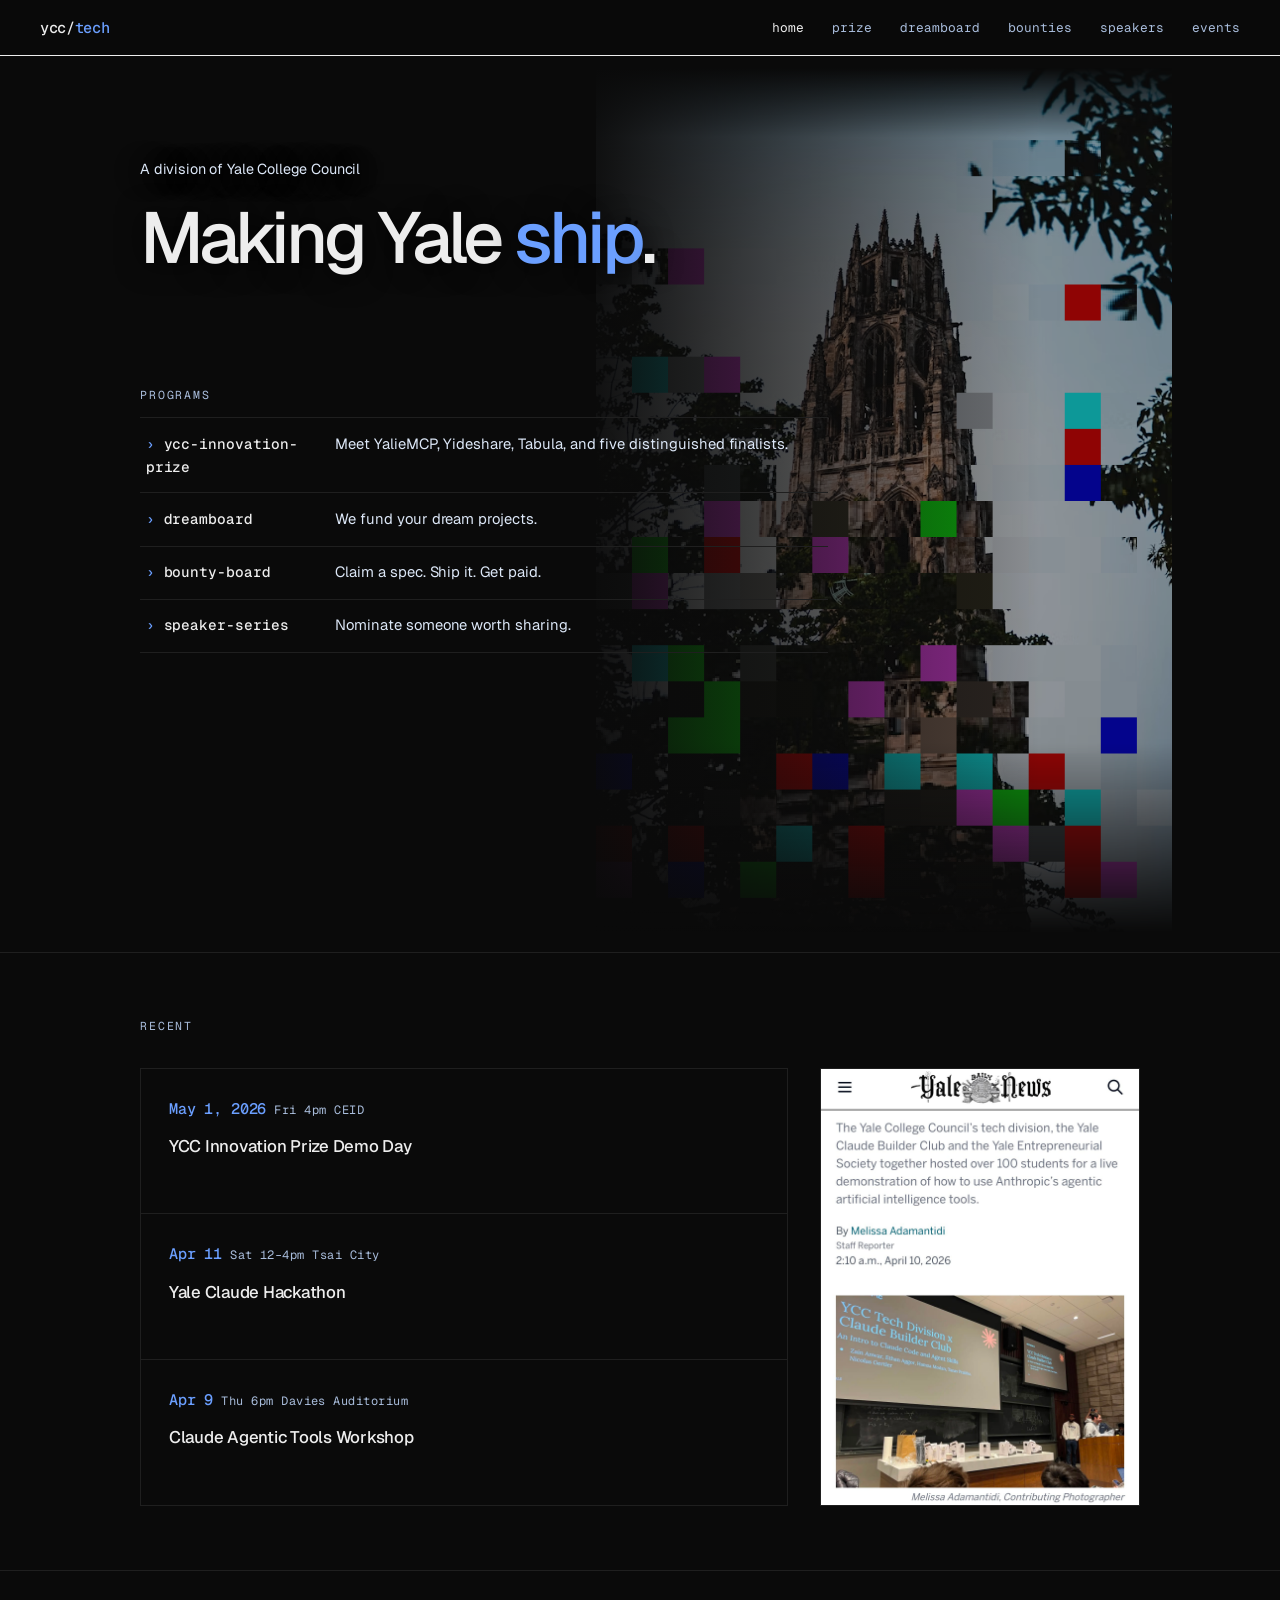
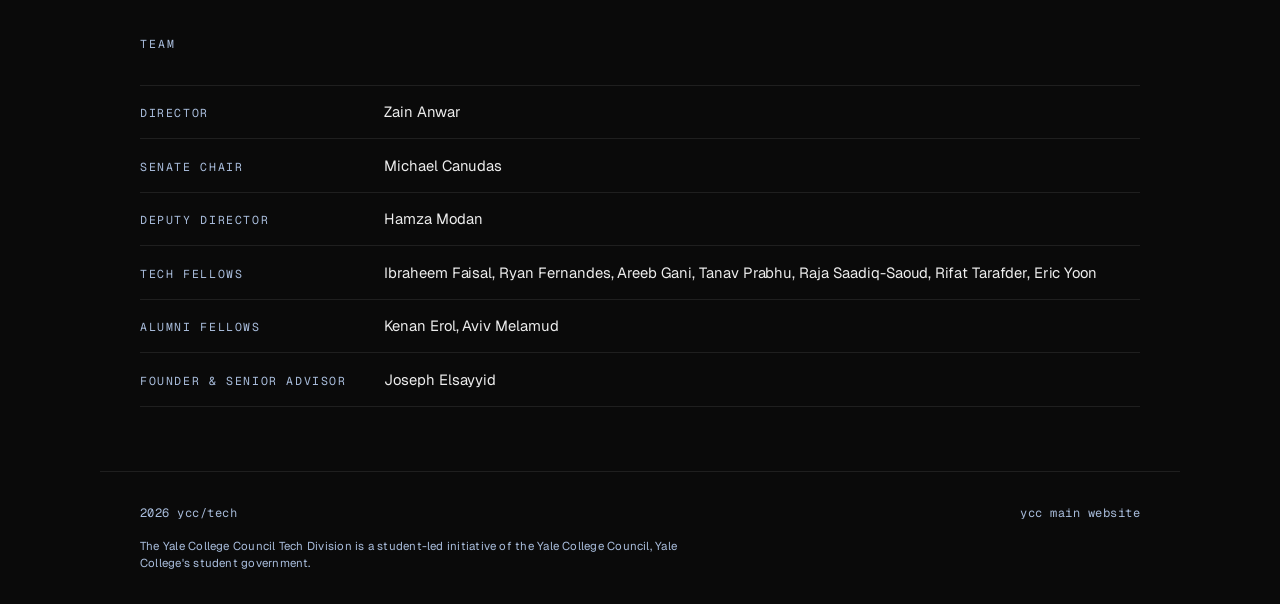
<file: index.html>
<!DOCTYPE html>
<html lang="en">
<head>
  <meta charset="UTF-8">
  <meta name="viewport" content="width=device-width, initial-scale=1.0">
  <title>YCC Tech Division | Yale College Council</title>
  <meta name="description" content="YCC Tech makes Yale ship. Bounties, the $1,000 YCC Innovation Prize, hardware grants, speaker events, and hackathons. The infrastructure for Yale's builder community.">
  <link rel="stylesheet" href="styles.css">
  <link rel="icon" type="image/png" href="favicon.png">
</head>
<body>

  <!-- Nav -->
  <nav class="nav">
    <a href="index.html" class="nav__brand">ycc/<span>tech</span></a>
    <ul class="nav__links">
      <li><a href="index.html" class="active">home</a></li>
      <li><a href="prize.html">prize</a></li>
      <li><a href="dreamboard.html">dreamboard</a></li>
      <li><a href="bounties.html">bounties</a></li>
      <li><a href="speakers.html">speakers</a></li>
      <li><a href="events.html">events</a></li>
    </ul>
    <div class="nav__hamburger" onclick="toggleMobileNav()">
      <span></span><span></span><span></span>
    </div>
  </nav>

  <!-- Mobile Nav -->
  <div class="nav__mobile-overlay" id="mobileNav">
    <a href="index.html" onclick="closeMobileNav()">home</a>
    <a href="prize.html" onclick="closeMobileNav()">prize</a>
    <a href="dreamboard.html" onclick="closeMobileNav()">dreamboard</a>
    <a href="bounties.html" onclick="closeMobileNav()">bounties</a>
    <a href="speakers.html" onclick="closeMobileNav()">speakers</a>
    <a href="events.html" onclick="closeMobileNav()">events</a>
  </div>

  <!-- Hero -->
  <section class="hero">
    <div class="container">
      <div class="hero__layout">
        <div class="hero__copy">
          <p class="hero__institution">A division of Yale College Council</p>
          <h1 class="hero__title">Making Yale <em>ship</em>.</h1>
          <nav class="hero__programs" aria-label="Programs">
            <span class="kicker">Programs</span>
            <div class="programs-cli">
              <a href="prize.html" class="programs-cli__row">
                <span class="programs-cli__name">ycc-innovation-prize</span>
                <span class="programs-cli__desc">Meet YalieMCP, Yideshare, Tabula, and five distinguished finalists.</span>
                <span class="programs-cli__arrow" aria-hidden="true">→</span>
              </a>
              <a href="dreamboard.html" class="programs-cli__row">
                <span class="programs-cli__name">dreamboard</span>
                <span class="programs-cli__desc">We fund your dream projects.</span>
                <span class="programs-cli__arrow" aria-hidden="true">→</span>
              </a>
              <a href="bounties.html" class="programs-cli__row">
                <span class="programs-cli__name">bounty-board</span>
                <span class="programs-cli__desc">Claim a spec. Ship it. Get paid.</span>
                <span class="programs-cli__arrow" aria-hidden="true">→</span>
              </a>
              <a href="speakers.html" class="programs-cli__row">
                <span class="programs-cli__name">speaker-series</span>
                <span class="programs-cli__desc">Nominate someone worth sharing.</span>
                <span class="programs-cli__arrow" aria-hidden="true">→</span>
              </a>
            </div>
          </nav>
        </div>
        <figure class="hero__visual">
          <img src="assets/home/harkness-pixel-glitch.png" alt="Harkness Tower with colorful pixel-glitch artwork" width="687" height="1031" decoding="async">
        </figure>
      </div>
    </div>
  </section>

  <!-- Upcoming Events -->
  <section class="section section--bordered">
    <div class="container">
      <div class="section__header">
        <span class="kicker">Recent</span>
      </div>
      <div class="home-recent-grid">
        <div class="events-preview">
          <a href="events.html" class="event-preview-card">
            <div class="event-preview-card__date">May 1, 2026</div><span class="event-preview-card__time">Fri 4pm CEID</span>
            <h3 class="event-preview-card__title">YCC Innovation Prize Demo Day</h3>
          </a>
          <a href="https://yaledailynews.com/articles/students-host-claude-hackathon-promoting-the-product-on-campus" class="event-preview-card" target="_blank" rel="noopener" aria-label="Read the Yale Daily News article about the Yale Claude Hackathon">
            <div class="event-preview-card__date">Apr 11</div><span class="event-preview-card__time">Sat 12–4pm Tsai City</span>
            <h3 class="event-preview-card__title">Yale Claude Hackathon</h3>
          </a>
          <a href="https://yaledailynews.com/articles/students-teach-workshop-on-how-to-use-anthropic-s-ai-tools" class="event-preview-card" target="_blank" rel="noopener" aria-label="Read the Yale Daily News article about the Claude Agentic Tools Workshop">
            <div class="event-preview-card__date">Apr 9</div><span class="event-preview-card__time">Thu 6pm Davies Auditorium</span>
            <h3 class="event-preview-card__title">Claude Agentic Tools Workshop</h3>
          </a>
        </div>
        <figure class="home-event-figure">
          <a href="https://yaledailynews.com/articles/students-teach-workshop-on-how-to-use-anthropic-s-ai-tools" target="_blank" rel="noopener" aria-label="Read the Yale Daily News article about the Claude Agentic Tools Workshop">
            <img class="home-event-photo" src="assets/home/ai-workshop.jpeg" alt="Yale Daily News coverage of YCC Tech's AI tools workshop" width="1284" height="1760" loading="lazy" decoding="async">
          </a>
        </figure>
      </div>
    </div>
  </section>

  <!-- Team -->
  <section class="section section--bordered">
    <div class="container">
      <div class="section__header">
        <span class="kicker">Team</span>
      </div>
      <div class="team">
        <div class="team__row">
          <div class="team__role">Director</div>
          <div class="team__names">Zain Anwar</div>
        </div>
        <div class="team__row">
          <div class="team__role">Senate Chair</div>
          <div class="team__names">Michael Canudas</div>
        </div>
        <div class="team__row">
          <div class="team__role">Deputy Director</div>
          <div class="team__names">Hamza Modan</div>
        </div>
        <div class="team__row">
          <div class="team__role">Tech Fellows</div>
          <div class="team__names">Ibraheem Faisal, Ryan Fernandes, Areeb Gani, Tanav Prabhu, Raja Saadiq-Saoud, Rifat Tarafder, Eric Yoon</div>
        </div>
        <div class="team__row">
          <div class="team__role">Alumni Fellows</div>
          <div class="team__names">Kenan Erol, Aviv Melamud</div>
        </div>
        <div class="team__row">
          <div class="team__role">Founder &amp; Senior Advisor</div>
          <div class="team__names">Joseph Elsayyid</div>
        </div>
      </div>
    </div>
  </section>

  <!-- Footer -->
  <footer class="footer">
    <div class="footer__row">
      <div class="footer__left">2026 ycc/tech</div>
      <div class="footer__right">
        <a href="https://www.ycc.yale.edu/" target="_blank" rel="noopener">ycc main website</a>
      </div>
    </div>
    <div class="footer__note">The Yale College Council Tech Division is a student-led initiative of the Yale College Council, Yale College's student government.</div>
  </footer>

  <script src="script.js"></script>
</body>
</html>
</file>
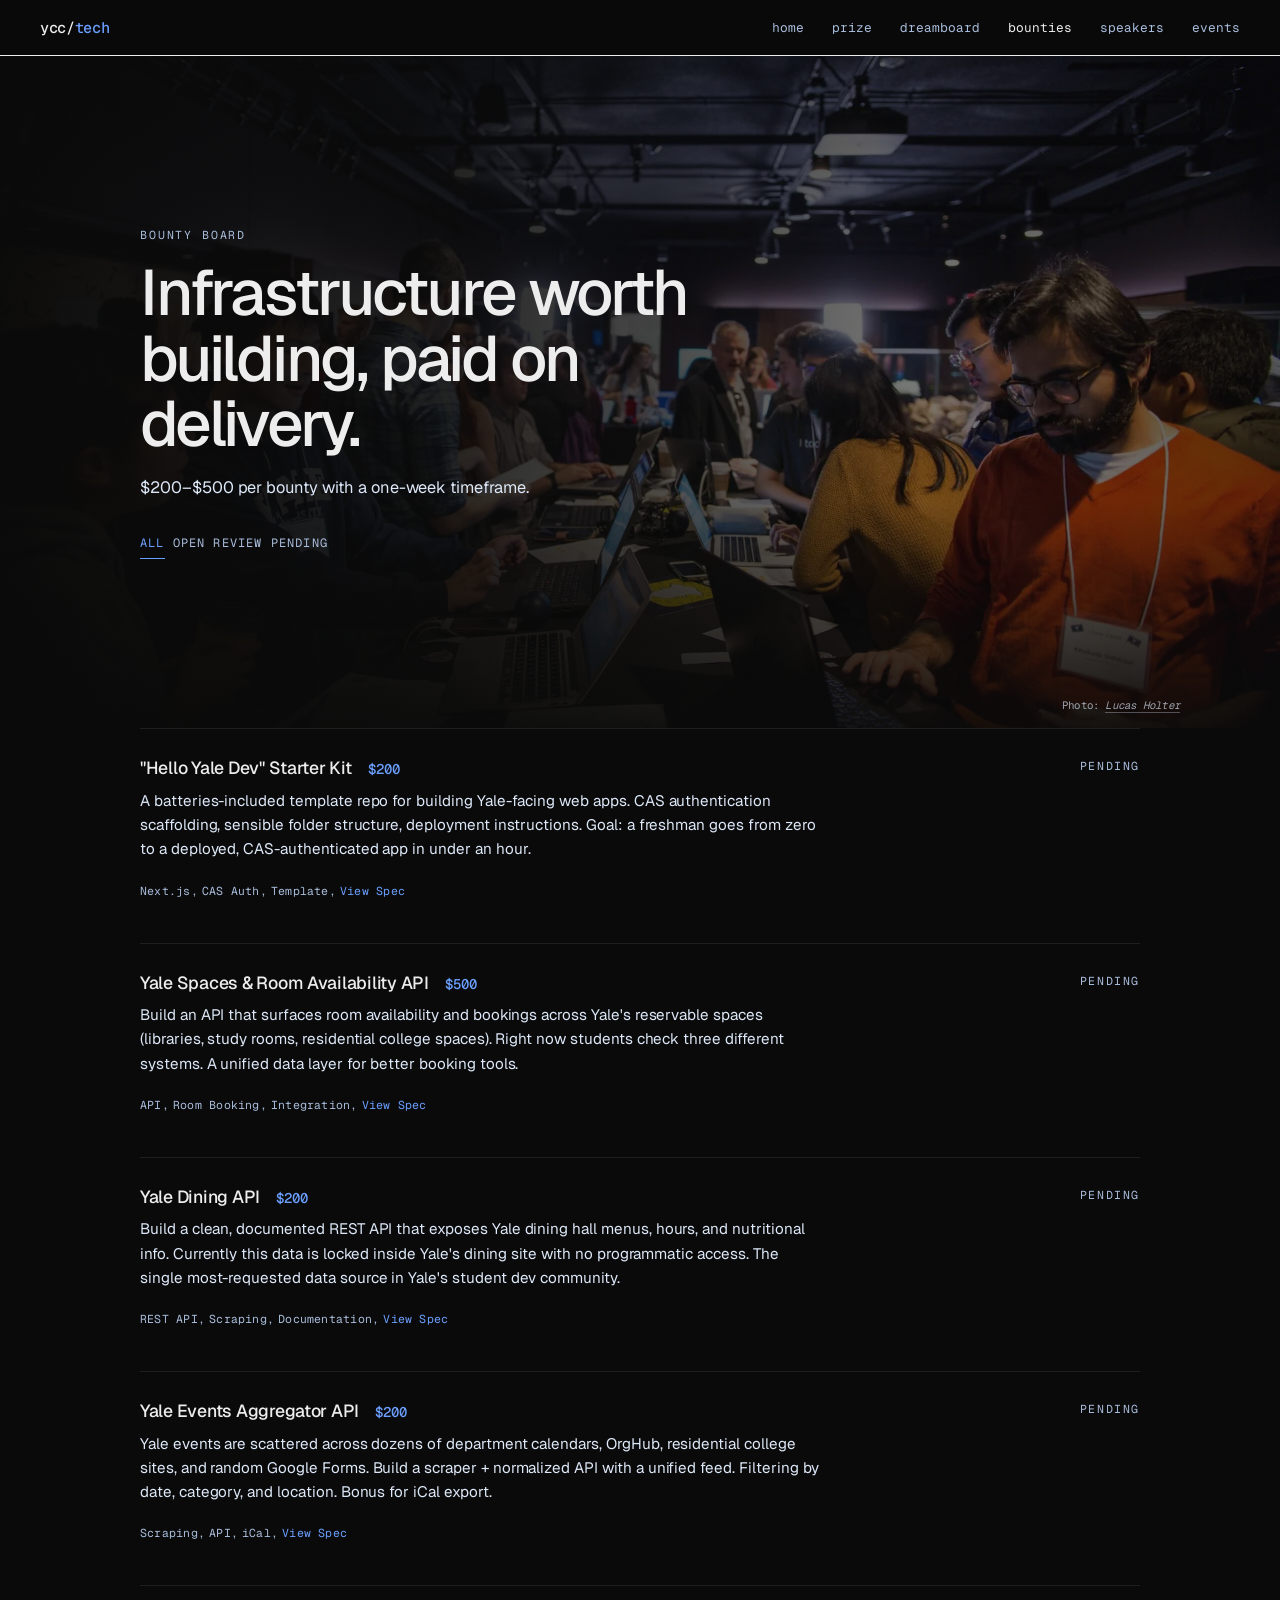
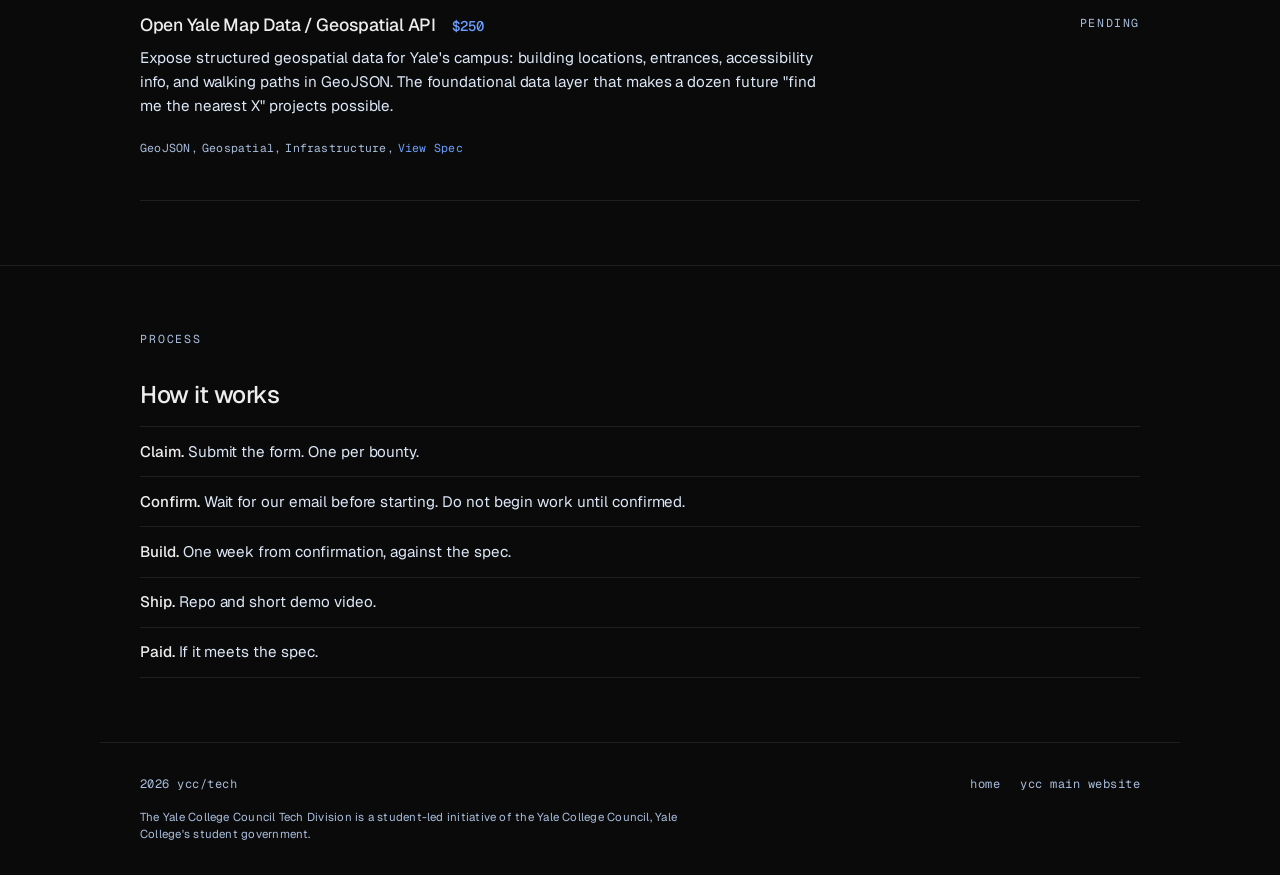
<file: bounties.html>
<!DOCTYPE html>
<html lang="en">
<head>
  <meta charset="UTF-8">
  <meta name="viewport" content="width=device-width, initial-scale=1.0">
  <title>Bounty Board | YCC Tech Division</title>
  <meta name="description" content="$200-$500 bounties for the infrastructure Yale developers actually need. Currently under review -- claiming opens soon.">
  <link rel="stylesheet" href="styles.css">
  <link rel="icon" type="image/png" href="favicon.png">
</head>
<body>

  <!-- Nav -->
  <nav class="nav">
    <a href="index.html" class="nav__brand">ycc/<span>tech</span></a>
    <ul class="nav__links">
      <li><a href="index.html">home</a></li>
      <li><a href="prize.html">prize</a></li>
      <li><a href="dreamboard.html">dreamboard</a></li>
      <li><a href="bounties.html" class="active">bounties</a></li>
      <li><a href="speakers.html">speakers</a></li>
      <li><a href="events.html">events</a></li>
    </ul>
    <div class="nav__hamburger" onclick="toggleMobileNav()">
      <span></span><span></span><span></span>
    </div>
  </nav>

  <div class="nav__mobile-overlay" id="mobileNav">
    <a href="index.html" onclick="closeMobileNav()">home</a>
    <a href="prize.html" onclick="closeMobileNav()">prize</a>
    <a href="dreamboard.html" onclick="closeMobileNav()">dreamboard</a>
    <a href="bounties.html" onclick="closeMobileNav()">bounties</a>
    <a href="speakers.html" onclick="closeMobileNav()">speakers</a>
    <a href="events.html" onclick="closeMobileNav()">events</a>
  </div>

  <!-- Header -->
  <section class="section photo-hero photo-hero--bounties">
    <figure class="photo-hero__visual">
      <img src="assets/bounties/student-builders.jpg" alt="Students building projects together around a table of laptops" width="1920" height="1280" decoding="async">
    </figure>
    <div class="container photo-hero__content">
      <span class="kicker">Bounty Board</span>
      <h1 class="section__title">Infrastructure worth building, paid on delivery.</h1>
      <p class="section__subtitle">$200–$500 per bounty with a one-week timeframe.</p>

      <div style="display:flex; gap:0.5rem; margin-top:1.75rem; flex-wrap:wrap;">
        <button class="filter-btn active-filter" data-filter="all">All</button>
        <button class="filter-btn" data-filter="open">Open</button>
        <button class="filter-btn" data-filter="review">Review</button>
        <button class="filter-btn" data-filter="pending">Pending</button>
      </div>
    </div>
    <p class="photo-hero__credit">Photo: <a href="https://yaledailynews.com/contributor/lucas-holter" target="_blank" rel="noopener">Lucas Holter</a></p>
  </section>

  <!-- Bounties -->
  <section class="section" style="padding-top: 0;">
    <div class="container">
      <div class="bounty-grid">

        <!-- Starter Kit -->
        <div class="bounty-card" data-status="pending" data-bounty="starter-kit">
          <div>
            <div class="bounty-card__header">
              <h3 class="bounty-card__title">"Hello Yale Dev" Starter Kit</h3>
              <span class="bounty-card__amount">$200</span>
            </div>
            <p class="bounty-card__desc">A batteries-included template repo for building Yale-facing web apps. CAS authentication scaffolding, sensible folder structure, deployment instructions. Goal: a freshman goes from zero to a deployed, CAS-authenticated app in under an hour.</p>
            <div class="bounty-card__tags">
              <span class="bounty-card__tag">Next.js</span>
              <span class="bounty-card__tag">CAS Auth</span>
              <span class="bounty-card__tag">Template</span>
            </div>
          </div>
          <div class="bounty-card__actions">
            <div class="bounty-card__status bounty-card__status--pending">Pending</div>
          </div>
          <div class="bounty-card__detail" id="detail-starter-kit">
            <h4>Acceptance Criteria</h4>
            <ul>
              <li>Template repo with CAS authentication scaffolding</li>
              <li>Sensible folder structure for a Yale-facing web app</li>
              <li>Deployment instructions (Vercel/Railway/etc.)</li>
              <li>Short tutorial: zero to deployed in under an hour</li>
              <li>Reasonable stack choice (Next.js recommended)</li>
              <li>Well-documented README</li>
            </ul>
          </div>
        </div>

        <!-- Spaces API -->
        <div class="bounty-card" data-status="pending" data-bounty="spaces-api">
          <div>
            <div class="bounty-card__header">
              <h3 class="bounty-card__title">Yale Spaces &amp; Room Availability API</h3>
              <span class="bounty-card__amount">$500</span>
            </div>
            <p class="bounty-card__desc">Build an API that surfaces room availability and bookings across Yale's reservable spaces (libraries, study rooms, residential college spaces). Right now students check three different systems. A unified data layer for better booking tools.</p>
            <div class="bounty-card__tags">
              <span class="bounty-card__tag">API</span>
              <span class="bounty-card__tag">Room Booking</span>
              <span class="bounty-card__tag">Integration</span>
            </div>
          </div>
          <div class="bounty-card__actions">
            <div class="bounty-card__status bounty-card__status--pending">Pending</div>
          </div>
          <div class="bounty-card__detail" id="detail-spaces-api">
            <h4>Acceptance Criteria</h4>
            <ul>
              <li>API covering room availability across libraries, study rooms, res college spaces</li>
              <li>Unified data model across Yale's booking systems</li>
              <li>Filtering by building, capacity, time slot</li>
              <li>Public repo with documentation</li>
            </ul>
          </div>
        </div>

        <!-- Yale Dining API -->
        <div class="bounty-card" data-status="pending" data-bounty="dining-api">
          <div>
            <div class="bounty-card__header">
              <h3 class="bounty-card__title">Yale Dining API</h3>
              <span class="bounty-card__amount">$200</span>
            </div>
            <p class="bounty-card__desc">Build a clean, documented REST API that exposes Yale dining hall menus, hours, and nutritional info. Currently this data is locked inside Yale's dining site with no programmatic access. The single most-requested data source in Yale's student dev community.</p>
            <div class="bounty-card__tags">
              <span class="bounty-card__tag">REST API</span>
              <span class="bounty-card__tag">Scraping</span>
              <span class="bounty-card__tag">Documentation</span>
            </div>
          </div>
          <div class="bounty-card__actions">
            <div class="bounty-card__status bounty-card__status--pending">Pending</div>
          </div>
          <div class="bounty-card__detail" id="detail-dining-api">
            <h4>Acceptance Criteria</h4>
            <ul>
              <li>REST API with endpoints for menus, hours, and nutrition data</li>
              <li>Rate limiting implemented</li>
              <li>Clear, hosted API documentation</li>
              <li>Hosted endpoint or easy self-host instructions</li>
              <li>Public GitHub repo with README</li>
              <li>Short demo video (2 min max)</li>
            </ul>
            <h4>Submission</h4>
            <ul>
              <li>GitHub repository link</li>
              <li>Live API endpoint URL</li>
              <li>Demo video walkthrough</li>
            </ul>
          </div>
        </div>

        <!-- Events Aggregator -->
        <div class="bounty-card" data-status="pending" data-bounty="events-api">
          <div>
            <div class="bounty-card__header">
              <h3 class="bounty-card__title">Yale Events Aggregator API</h3>
              <span class="bounty-card__amount">$200</span>
            </div>
            <p class="bounty-card__desc">Yale events are scattered across dozens of department calendars, OrgHub, residential college sites, and random Google Forms. Build a scraper + normalized API with a unified feed. Filtering by date, category, and location. Bonus for iCal export.</p>
            <div class="bounty-card__tags">
              <span class="bounty-card__tag">Scraping</span>
              <span class="bounty-card__tag">API</span>
              <span class="bounty-card__tag">iCal</span>
            </div>
          </div>
          <div class="bounty-card__actions">
            <div class="bounty-card__status bounty-card__status--pending">Pending</div>
          </div>
          <div class="bounty-card__detail" id="detail-events-api">
            <h4>Acceptance Criteria</h4>
            <ul>
              <li>Scrapes major Yale event sources (department calendars, OrgHub, res college sites)</li>
              <li>Normalized API with filtering by date, category, location</li>
              <li>iCal export endpoint (bonus)</li>
              <li>Documentation and public repo</li>
            </ul>
          </div>
        </div>

        <!-- Map Data -->
        <div class="bounty-card" data-status="pending" data-bounty="map-api">
          <div>
            <div class="bounty-card__header">
              <h3 class="bounty-card__title">Open Yale Map Data / Geospatial API</h3>
              <span class="bounty-card__amount">$250</span>
            </div>
            <p class="bounty-card__desc">Expose structured geospatial data for Yale's campus: building locations, entrances, accessibility info, and walking paths in GeoJSON. The foundational data layer that makes a dozen future "find me the nearest X" projects possible.</p>
            <div class="bounty-card__tags">
              <span class="bounty-card__tag">GeoJSON</span>
              <span class="bounty-card__tag">Geospatial</span>
              <span class="bounty-card__tag">Infrastructure</span>
            </div>
          </div>
          <div class="bounty-card__actions">
            <div class="bounty-card__status bounty-card__status--pending">Pending</div>
          </div>
          <div class="bounty-card__detail" id="detail-map-api">
            <h4>Acceptance Criteria</h4>
            <ul>
              <li>GeoJSON data for building locations, entrances, accessibility</li>
              <li>Walking paths between major campus locations</li>
              <li>API endpoint or static data file with clear schema</li>
              <li>Documentation and usage examples</li>
              <li>Public repo</li>
            </ul>
          </div>
        </div>

      </div>
    </div>
  </section>

  <!-- How Bounties Work -->
  <section class="section section--bordered">
    <div class="container">
      <div class="section__header">
        <span class="kicker">Process</span>
      </div>
      <h2 class="section__title">How it works</h2>
      <ul class="eligibility-list">
        <li><strong>Claim.</strong> Submit the form. One per bounty.</li>
        <li><strong>Confirm.</strong> Wait for our email before starting. Do not begin work until confirmed.</li>
        <li><strong>Build.</strong> One week from confirmation, against the spec.</li>
        <li><strong>Ship.</strong> Repo and short demo video.</li>
        <li><strong>Paid.</strong> If it meets the spec.</li>
      </ul>
    </div>
  </section>

  <!-- Claim Modal -->
  <div class="modal-overlay" id="claimModal">
    <div class="modal">
      <button class="modal__close" onclick="closeModal('claimModal')">&times;</button>
      <h3 class="modal__title">Claim a Bounty</h3>
      <p class="modal__desc" id="claimModalDesc">Fill out the form below to claim this bounty. Wait for our email confirmation before starting work. You'll have one week from confirmation to build and submit.</p>
      <form class="modal__form" onsubmit="handleClaim(event)">
        <input type="text" id="claimBountyName" placeholder="Bounty name" required readonly>
        <input type="text" placeholder="Your name" required>
        <input type="email" placeholder="Yale email" required>
        <input type="url" placeholder="GitHub profile URL">
        <textarea placeholder="Brief plan: how will you approach this? (2-3 sentences)"></textarea>
        <button type="submit" class="btn btn--primary" style="justify-content:center;">Claim This Bounty</button>
      </form>
    </div>
  </div>

  <footer class="footer">
    <div class="footer__row">
      <div class="footer__left">2026 ycc/tech</div>
      <div class="footer__right">
        <a href="index.html">home</a>
        <a href="https://www.ycc.yale.edu/" target="_blank" rel="noopener">ycc main website</a>
      </div>
    </div>
    <div class="footer__note">The Yale College Council Tech Division is a student-led initiative of the Yale College Council, Yale College's student government.</div>
  </footer>

  <script src="script.js"></script>
</body>
</html>
</file>
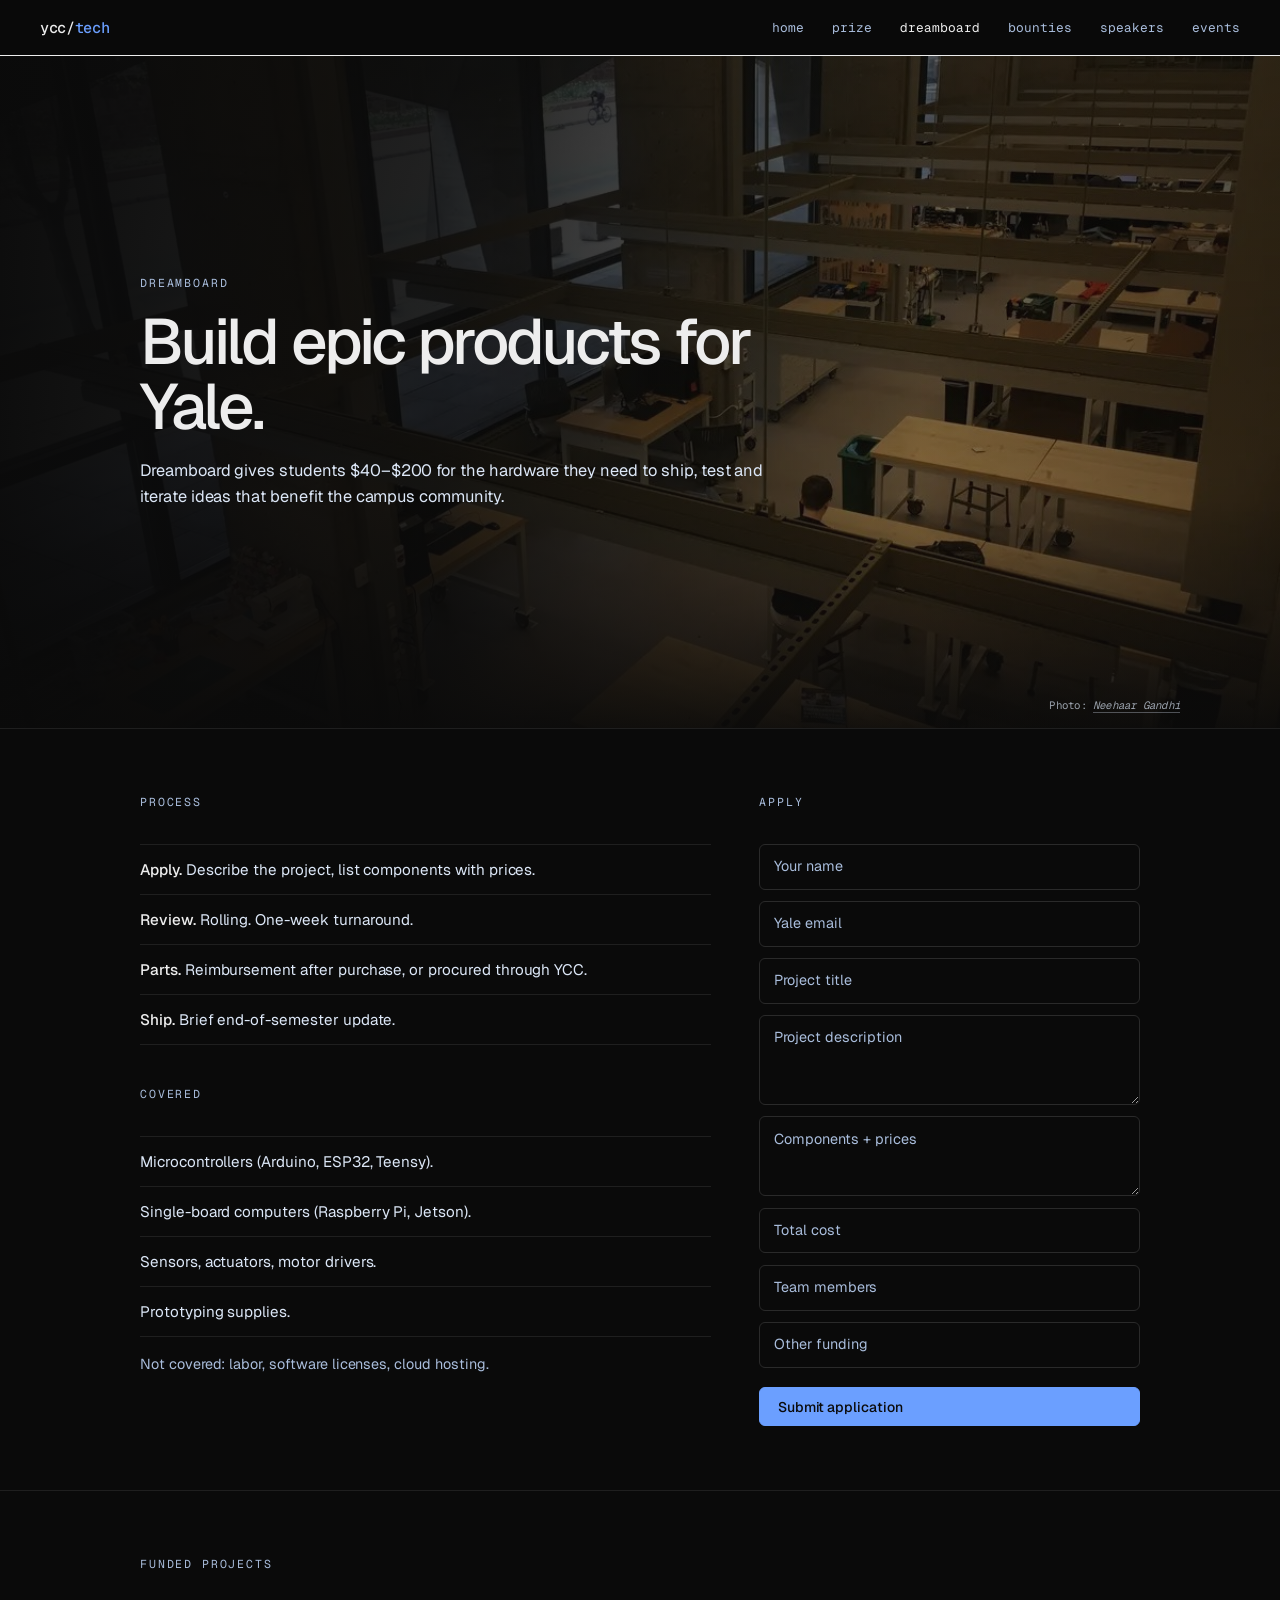
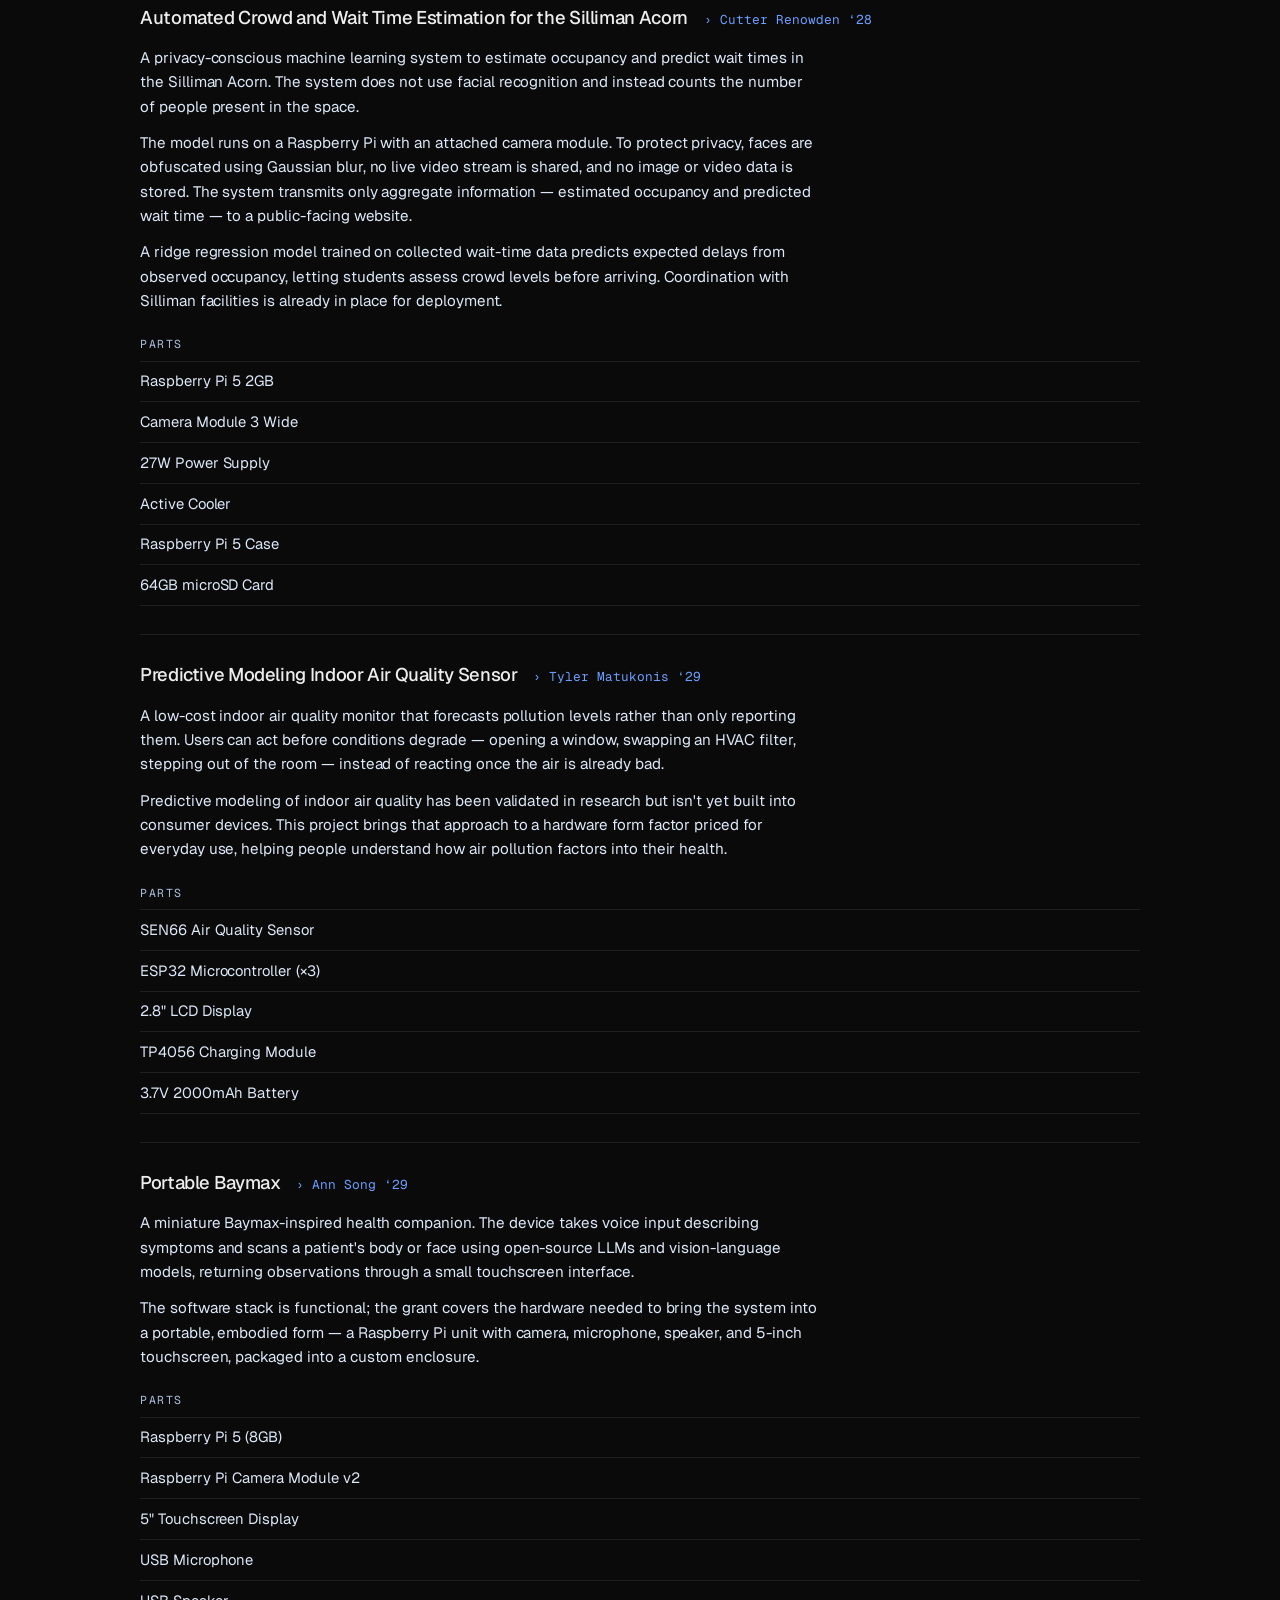
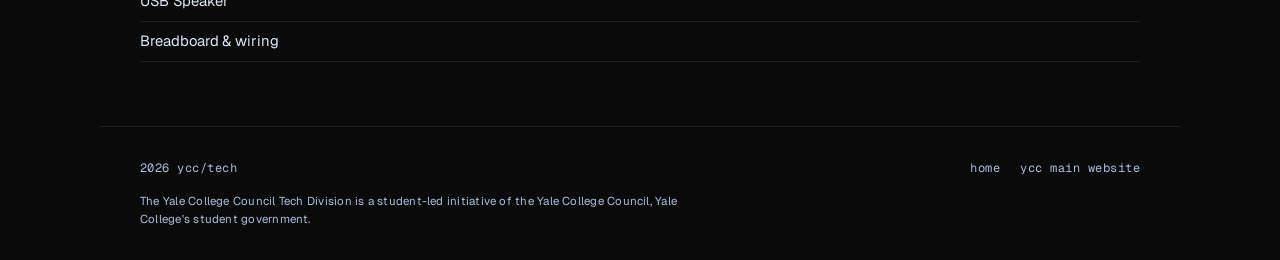
<file: dreamboard.html>
<!DOCTYPE html>
<html lang="en">
<head>
  <meta charset="UTF-8">
  <meta name="viewport" content="width=device-width, initial-scale=1.0">
  <title>Dreamboard | YCC Tech Division</title>
  <meta name="description" content="Dreamboard gives Yale students $40–$200 for the hardware they need to build and iterate products for the campus community.">
  <link rel="stylesheet" href="styles.css">
  <link rel="icon" type="image/png" href="favicon.png">
</head>
<body>

  <!-- Nav -->
  <nav class="nav">
    <a href="index.html" class="nav__brand">ycc/<span>tech</span></a>
    <ul class="nav__links">
      <li><a href="index.html">home</a></li>
      <li><a href="prize.html">prize</a></li>
      <li><a href="dreamboard.html" class="active">dreamboard</a></li>
      <li><a href="bounties.html">bounties</a></li>
      <li><a href="speakers.html">speakers</a></li>
      <li><a href="events.html">events</a></li>
    </ul>
    <div class="nav__hamburger" onclick="toggleMobileNav()">
      <span></span><span></span><span></span>
    </div>
  </nav>

  <div class="nav__mobile-overlay" id="mobileNav">
    <a href="index.html" onclick="closeMobileNav()">home</a>
    <a href="prize.html" onclick="closeMobileNav()">prize</a>
    <a href="dreamboard.html" onclick="closeMobileNav()">dreamboard</a>
    <a href="bounties.html" onclick="closeMobileNav()">bounties</a>
    <a href="speakers.html" onclick="closeMobileNav()">speakers</a>
    <a href="events.html" onclick="closeMobileNav()">events</a>
  </div>

  <!-- Hero -->
  <section class="section photo-hero photo-hero--dreamboard">
    <figure class="photo-hero__visual">
      <img src="assets/dreamboard/ceid-workshop.jpg" alt="Worktables inside Yale's Center for Engineering Innovation and Design" width="1200" height="900" decoding="async">
    </figure>
    <div class="container photo-hero__content">
      <span class="kicker">Dreamboard</span>
      <h1 class="section__title">Build epic products for Yale.</h1>
      <p class="section__subtitle">Dreamboard gives students $40–$200 for the hardware they need to ship, test and iterate ideas that benefit the campus community.</p>
    </div>
    <p class="photo-hero__credit">Photo: <a href="https://yaledailynews.com/contributor/neehaar-gandhi" target="_blank" rel="noopener">Neehaar Gandhi</a></p>
  </section>

  <!-- How it works + Apply -->
  <section class="section section--bordered">
    <div class="container">
      <div class="about-grid">
        <div>
          <div class="section__header">
            <span class="kicker">Process</span>
          </div>
          <ul class="eligibility-list">
            <li><strong>Apply.</strong> Describe the project, list components with prices.</li>
            <li><strong>Review.</strong> Rolling. One-week turnaround.</li>
            <li><strong>Parts.</strong> Reimbursement after purchase, or procured through YCC.</li>
            <li><strong>Ship.</strong> Brief end-of-semester update.</li>
          </ul>

          <div class="section__header" style="margin-top:2.5rem;">
            <span class="kicker">Covered</span>
          </div>
          <ul class="eligibility-list">
            <li>Microcontrollers (Arduino, ESP32, Teensy).</li>
            <li>Single-board computers (Raspberry Pi, Jetson).</li>
            <li>Sensors, actuators, motor drivers.</li>
            <li>Prototyping supplies.</li>
          </ul>
          <p style="color:var(--muted); margin-top:1rem; font-size:0.9rem;">Not covered: labor, software licenses, cloud hosting.</p>
        </div>

        <div>
          <div class="section__header">
            <span class="kicker">Apply</span>
          </div>
          <form class="modal__form" id="dreamboardForm" onsubmit="handleDreamboard(event)">
            <input type="text" placeholder="Your name" required>
            <input type="email" placeholder="Yale email" required>
            <input type="text" placeholder="Project title" required>
            <textarea placeholder="Project description" style="min-height:90px;" required></textarea>
            <textarea placeholder="Components + prices" style="min-height:80px;" required></textarea>
            <input type="text" placeholder="Total cost" required>
            <input type="text" placeholder="Team members">
            <input type="text" placeholder="Other funding">
            <button type="submit" class="btn btn--primary">Submit application</button>
          </form>
        </div>
      </div>
    </div>
  </section>

  <!-- Funded Projects -->
  <section class="section section--bordered">
    <div class="container">
      <div class="section__header">
        <span class="kicker">Funded Projects</span>
      </div>
      <div class="funded-grid">
        <article class="funded-card">
          <div class="funded-card__head">
            <h2 class="funded-card__title">Automated Crowd and Wait Time Estimation for the Silliman Acorn</h2>
            <span class="funded-card__name">Cutter Renowden &lsquo;28</span>
          </div>
          <p class="funded-card__desc">A privacy-conscious machine learning system to estimate occupancy and predict wait times in the Silliman Acorn. The system does not use facial recognition and instead counts the number of people present in the space.</p>
          <p class="funded-card__desc">The model runs on a Raspberry Pi with an attached camera module. To protect privacy, faces are obfuscated using Gaussian blur, no live video stream is shared, and no image or video data is stored. The system transmits only aggregate information &mdash; estimated occupancy and predicted wait time &mdash; to a public-facing website.</p>
          <p class="funded-card__desc">A ridge regression model trained on collected wait-time data predicts expected delays from observed occupancy, letting students assess crowd levels before arriving. Coordination with Silliman facilities is already in place for deployment.</p>

          <div class="funded-card__parts">
            <h3>Parts</h3>
            <ul>
              <li>Raspberry Pi 5 2GB</li>
              <li>Camera Module 3 Wide</li>
              <li>27W Power Supply</li>
              <li>Active Cooler</li>
              <li>Raspberry Pi 5 Case</li>
              <li>64GB microSD Card</li>
            </ul>
          </div>
        </article>

        <article class="funded-card">
          <div class="funded-card__head">
            <h2 class="funded-card__title">Predictive Modeling Indoor Air Quality Sensor</h2>
            <span class="funded-card__name">Tyler Matukonis &lsquo;29</span>
          </div>
          <p class="funded-card__desc">A low-cost indoor air quality monitor that forecasts pollution levels rather than only reporting them. Users can act before conditions degrade &mdash; opening a window, swapping an HVAC filter, stepping out of the room &mdash; instead of reacting once the air is already bad.</p>
          <p class="funded-card__desc">Predictive modeling of indoor air quality has been validated in research but isn't yet built into consumer devices. This project brings that approach to a hardware form factor priced for everyday use, helping people understand how air pollution factors into their health.</p>

          <div class="funded-card__parts">
            <h3>Parts</h3>
            <ul>
              <li>SEN66 Air Quality Sensor</li>
              <li>ESP32 Microcontroller (&times;3)</li>
              <li>2.8" LCD Display</li>
              <li>TP4056 Charging Module</li>
              <li>3.7V 2000mAh Battery</li>
            </ul>
          </div>
        </article>

        <article class="funded-card">
          <div class="funded-card__head">
            <h2 class="funded-card__title">Portable Baymax</h2>
            <span class="funded-card__name">Ann Song &lsquo;29</span>
          </div>
          <p class="funded-card__desc">A miniature Baymax-inspired health companion. The device takes voice input describing symptoms and scans a patient's body or face using open-source LLMs and vision-language models, returning observations through a small touchscreen interface.</p>
          <p class="funded-card__desc">The software stack is functional; the grant covers the hardware needed to bring the system into a portable, embodied form &mdash; a Raspberry Pi unit with camera, microphone, speaker, and 5-inch touchscreen, packaged into a custom enclosure.</p>

          <div class="funded-card__parts">
            <h3>Parts</h3>
            <ul>
              <li>Raspberry Pi 5 (8GB)</li>
              <li>Raspberry Pi Camera Module v2</li>
              <li>5" Touchscreen Display</li>
              <li>USB Microphone</li>
              <li>USB Speaker</li>
              <li>Breadboard &amp; wiring</li>
            </ul>
          </div>
        </article>
      </div>
    </div>
  </section>

  <footer class="footer">
    <div class="footer__row">
      <div class="footer__left">2026 ycc/tech</div>
      <div class="footer__right">
        <a href="index.html">home</a>
        <a href="https://www.ycc.yale.edu/" target="_blank" rel="noopener">ycc main website</a>
      </div>
    </div>
    <div class="footer__note">The Yale College Council Tech Division is a student-led initiative of the Yale College Council, Yale College's student government.</div>
  </footer>

  <script src="script.js"></script>
</body>
</html>
</file>
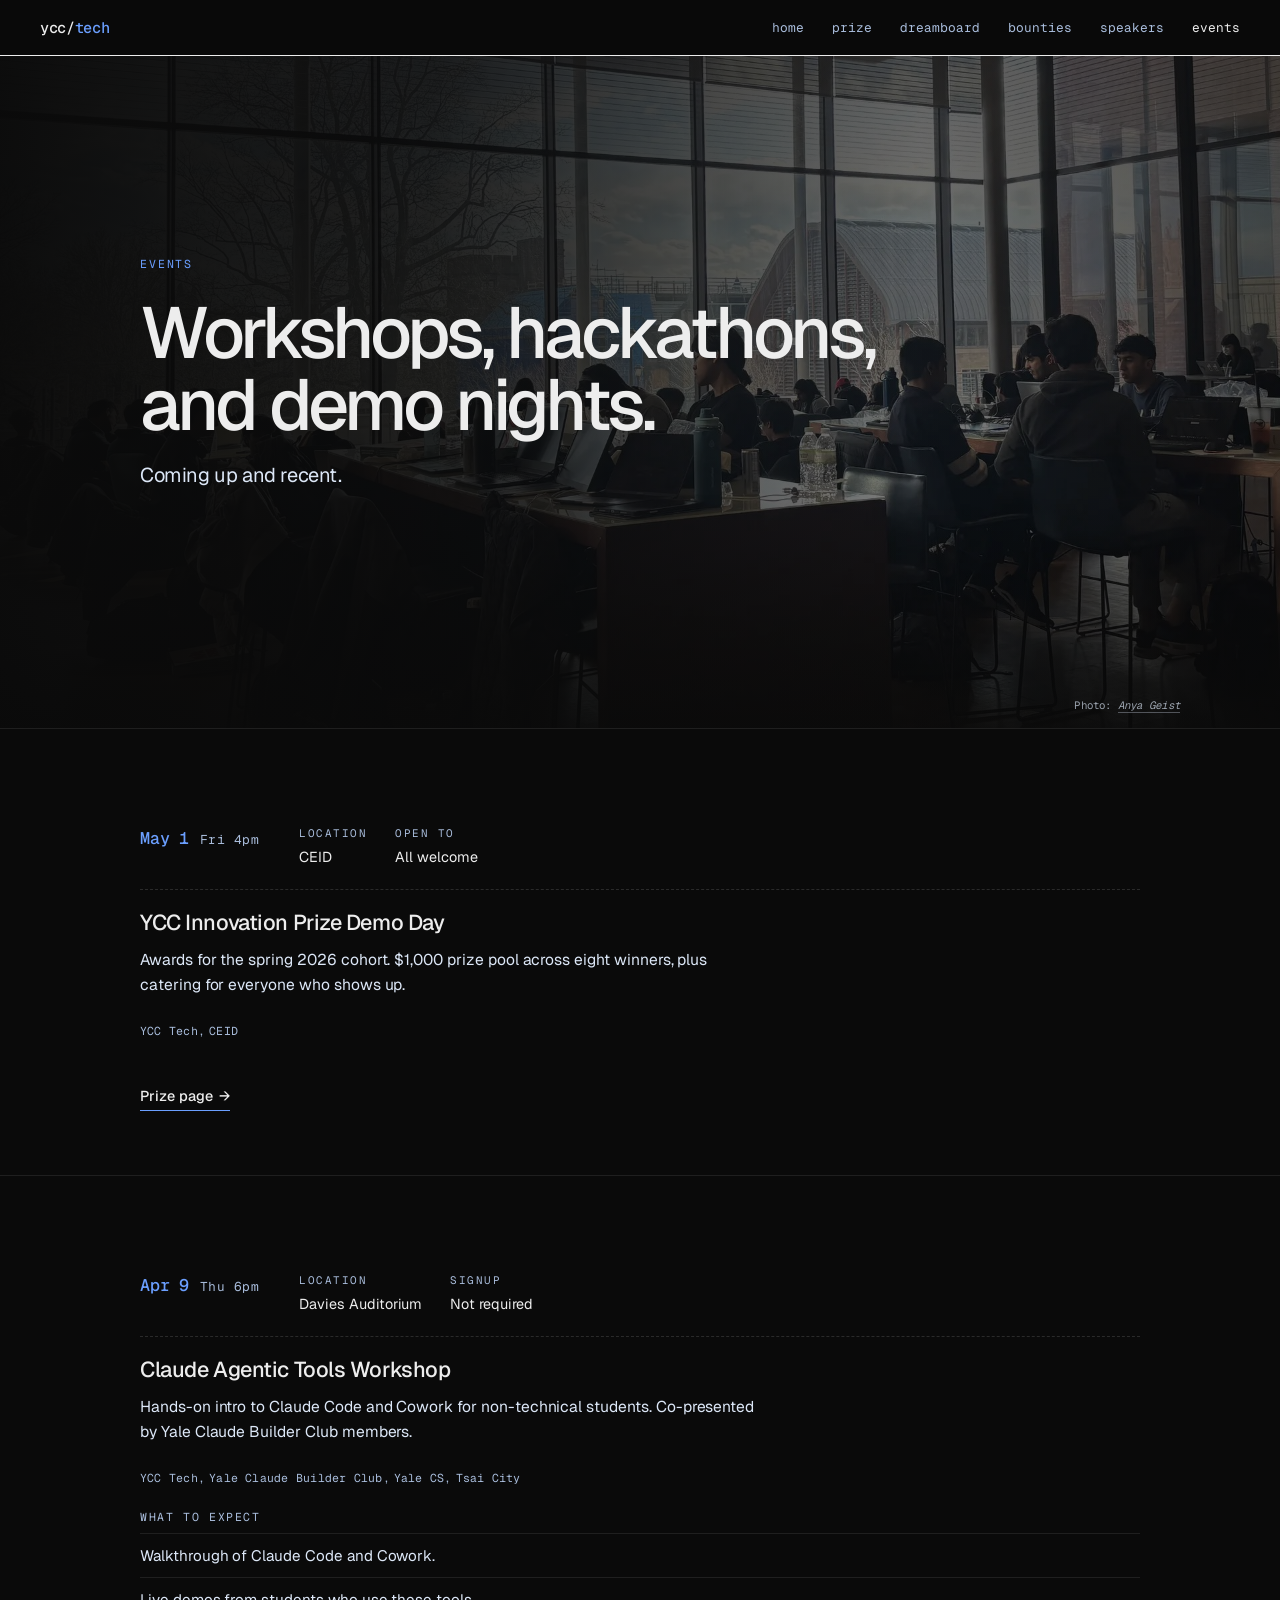
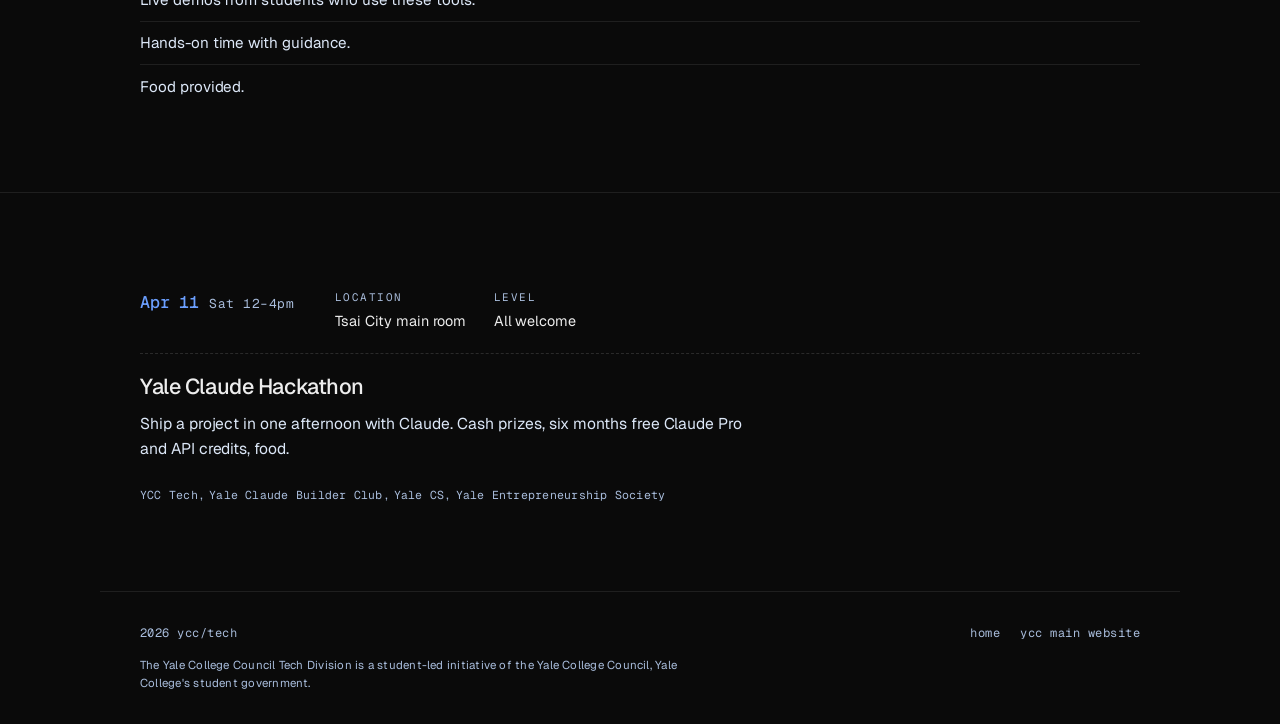
<file: events.html>
<!DOCTYPE html>
<html lang="en">
<head>
  <meta charset="UTF-8">
  <meta name="viewport" content="width=device-width, initial-scale=1.0">
  <title>Events | YCC Tech Division</title>
  <meta name="description" content="Events hosted by the YCC Tech Division. Workshops, hackathons, and hands-on sessions bringing AI tools to every Yale student.">
  <link rel="stylesheet" href="styles.css">
  <link rel="icon" type="image/png" href="favicon.png">
</head>
<body>

  <!-- Nav -->
  <nav class="nav">
    <a href="index.html" class="nav__brand">ycc/<span>tech</span></a>
    <ul class="nav__links">
      <li><a href="index.html">home</a></li>
      <li><a href="prize.html">prize</a></li>
      <li><a href="dreamboard.html">dreamboard</a></li>
      <li><a href="bounties.html">bounties</a></li>
      <li><a href="speakers.html">speakers</a></li>
      <li><a href="events.html" class="active">events</a></li>
    </ul>
    <div class="nav__hamburger" onclick="toggleMobileNav()">
      <span></span><span></span><span></span>
    </div>
  </nav>

  <!-- Mobile Nav -->
  <div class="nav__mobile-overlay" id="mobileNav">
    <a href="index.html" onclick="closeMobileNav()">home</a>
    <a href="prize.html" onclick="closeMobileNav()">prize</a>
    <a href="dreamboard.html" onclick="closeMobileNav()">dreamboard</a>
    <a href="bounties.html" onclick="closeMobileNav()">bounties</a>
    <a href="speakers.html" onclick="closeMobileNav()">speakers</a>
    <a href="events.html" onclick="closeMobileNav()">events</a>
  </div>

  <!-- Events Hero -->
  <section class="events-hero photo-hero photo-hero--events">
    <figure class="photo-hero__visual">
      <img src="assets/events/student-workshop.jpg" alt="Students working in groups at tables beside large windows" width="1920" height="1441" decoding="async">
    </figure>
    <div class="container photo-hero__content">
      <div class="hero__label">Events</div>
      <h1 class="hero__title">Workshops, hackathons, and demo nights.</h1>
      <p class="hero__subtitle">Coming up and recent.</p>
    </div>
    <p class="photo-hero__credit">Photo: <a href="https://yaledailynews.com/contributor/anya-geist" target="_blank" rel="noopener">Anya Geist</a></p>
  </section>

  <!-- Prize Demo Day -->
  <section class="section section--bordered">
    <div class="container">
      <div class="event-card">
        <div class="event-card__meta">
          <div class="event-card__date-block">
            <span class="event-card__day">May 1</span><span class="event-card__weekday">Fri 4pm</span>
          </div>
          <div class="event-card__details">
            <div class="event-card__detail-item"><span>Location</span><span>CEID</span></div>
            <div class="event-card__detail-item"><span>Open to</span><span>All welcome</span></div>
          </div>
        </div>
        <div class="event-card__body">
          <h2 class="event-card__title">YCC Innovation Prize Demo Day</h2>
          <p class="event-card__desc">Awards for the spring 2026 cohort. $1,000 prize pool across eight winners, plus catering for everyone who shows up.</p>

          <div class="event-card__partners">
            <div class="event-card__partner-list">
              <span class="event-card__partner">YCC Tech</span>
              <span class="event-card__partner">CEID</span>
            </div>
          </div>

          <a href="prize.html" class="text-link event-card__link">Prize page <span aria-hidden="true">→</span></a>
        </div>
      </div>
    </div>
  </section>

  <!-- Workshop Event -->
  <section class="section section--bordered">
    <div class="container">
      <div class="event-card">
        <div class="event-card__meta">
          <div class="event-card__date-block">
            <span class="event-card__day">Apr 9</span><span class="event-card__weekday">Thu 6pm</span>
          </div>
          <div class="event-card__details">
            <div class="event-card__detail-item"><span>Location</span><span>Davies Auditorium</span></div>
            <div class="event-card__detail-item"><span>Signup</span><span>Not required</span></div>
          </div>
        </div>
        <div class="event-card__body">
          <h2 class="event-card__title"><a href="https://yaledailynews.com/articles/students-teach-workshop-on-how-to-use-anthropic-s-ai-tools" target="_blank" rel="noopener" aria-label="Read the Yale Daily News article about the Claude Agentic Tools Workshop">Claude Agentic Tools Workshop</a></h2>
          <p class="event-card__desc">Hands-on intro to Claude Code and Cowork for non-technical students. Co-presented by Yale Claude Builder Club members.</p>

          <div class="event-card__partners">
            <div class="event-card__partner-list">
              <span class="event-card__partner">YCC Tech</span>
              <span class="event-card__partner">Yale Claude Builder Club</span>
              <span class="event-card__partner">Yale CS</span>
              <span class="event-card__partner">Tsai City</span>
            </div>
          </div>

          <div class="event-card__expect">
            <h3>What to expect</h3>
            <ul>
              <li>Walkthrough of Claude Code and Cowork.</li>
              <li>Live demos from students who use these tools.</li>
              <li>Hands-on time with guidance.</li>
              <li>Food provided.</li>
            </ul>
          </div>
        </div>
      </div>
    </div>
  </section>

  <!-- Hackathon Event -->
  <section class="section section--bordered">
    <div class="container">
      <div class="event-card">
        <div class="event-card__meta">
          <div class="event-card__date-block">
            <span class="event-card__day">Apr 11</span><span class="event-card__weekday">Sat 12–4pm</span>
          </div>
          <div class="event-card__details">
            <div class="event-card__detail-item"><span>Location</span><span>Tsai City main room</span></div>
            <div class="event-card__detail-item"><span>Level</span><span>All welcome</span></div>
          </div>
        </div>
        <div class="event-card__body">
          <h2 class="event-card__title"><a href="https://yaledailynews.com/articles/students-host-claude-hackathon-promoting-the-product-on-campus" target="_blank" rel="noopener" aria-label="Read the Yale Daily News article about the Yale Claude Hackathon">Yale Claude Hackathon</a></h2>
          <p class="event-card__desc">Ship a project in one afternoon with Claude. Cash prizes, six months free Claude Pro and API credits, food.</p>

          <div class="event-card__partners">
            <div class="event-card__partner-list">
              <span class="event-card__partner">YCC Tech</span>
              <span class="event-card__partner">Yale Claude Builder Club</span>
              <span class="event-card__partner">Yale CS</span>
              <span class="event-card__partner">Yale Entrepreneurship Society</span>
            </div>
          </div>

        </div>
      </div>
    </div>
  </section>

  <!-- Footer -->
  <footer class="footer">
    <div class="footer__row">
      <div class="footer__left">2026 ycc/tech</div>
      <div class="footer__right">
        <a href="index.html">home</a>
        <a href="https://www.ycc.yale.edu/" target="_blank" rel="noopener">ycc main website</a>
      </div>
    </div>
    <div class="footer__note">The Yale College Council Tech Division is a student-led initiative of the Yale College Council, Yale College's student government.</div>
  </footer>

  <script src="script.js"></script>
</body>
</html>
</file>
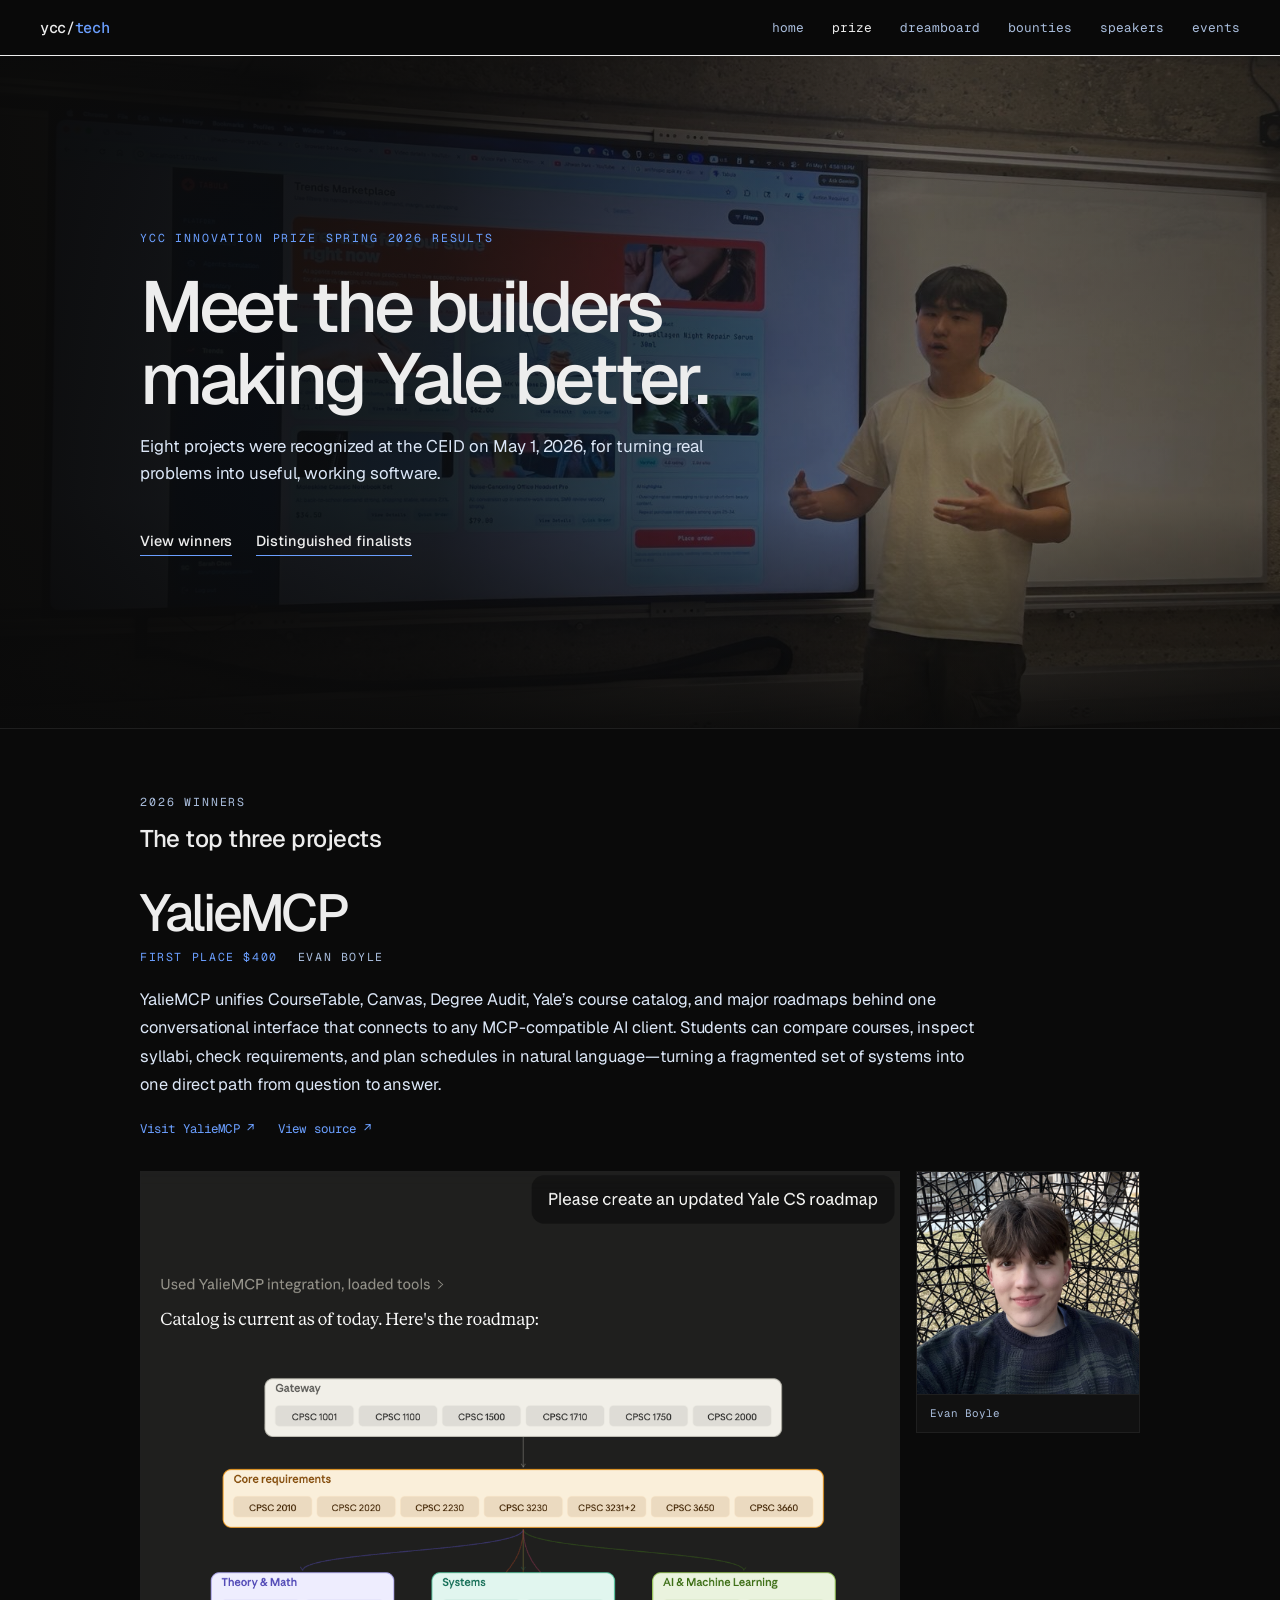
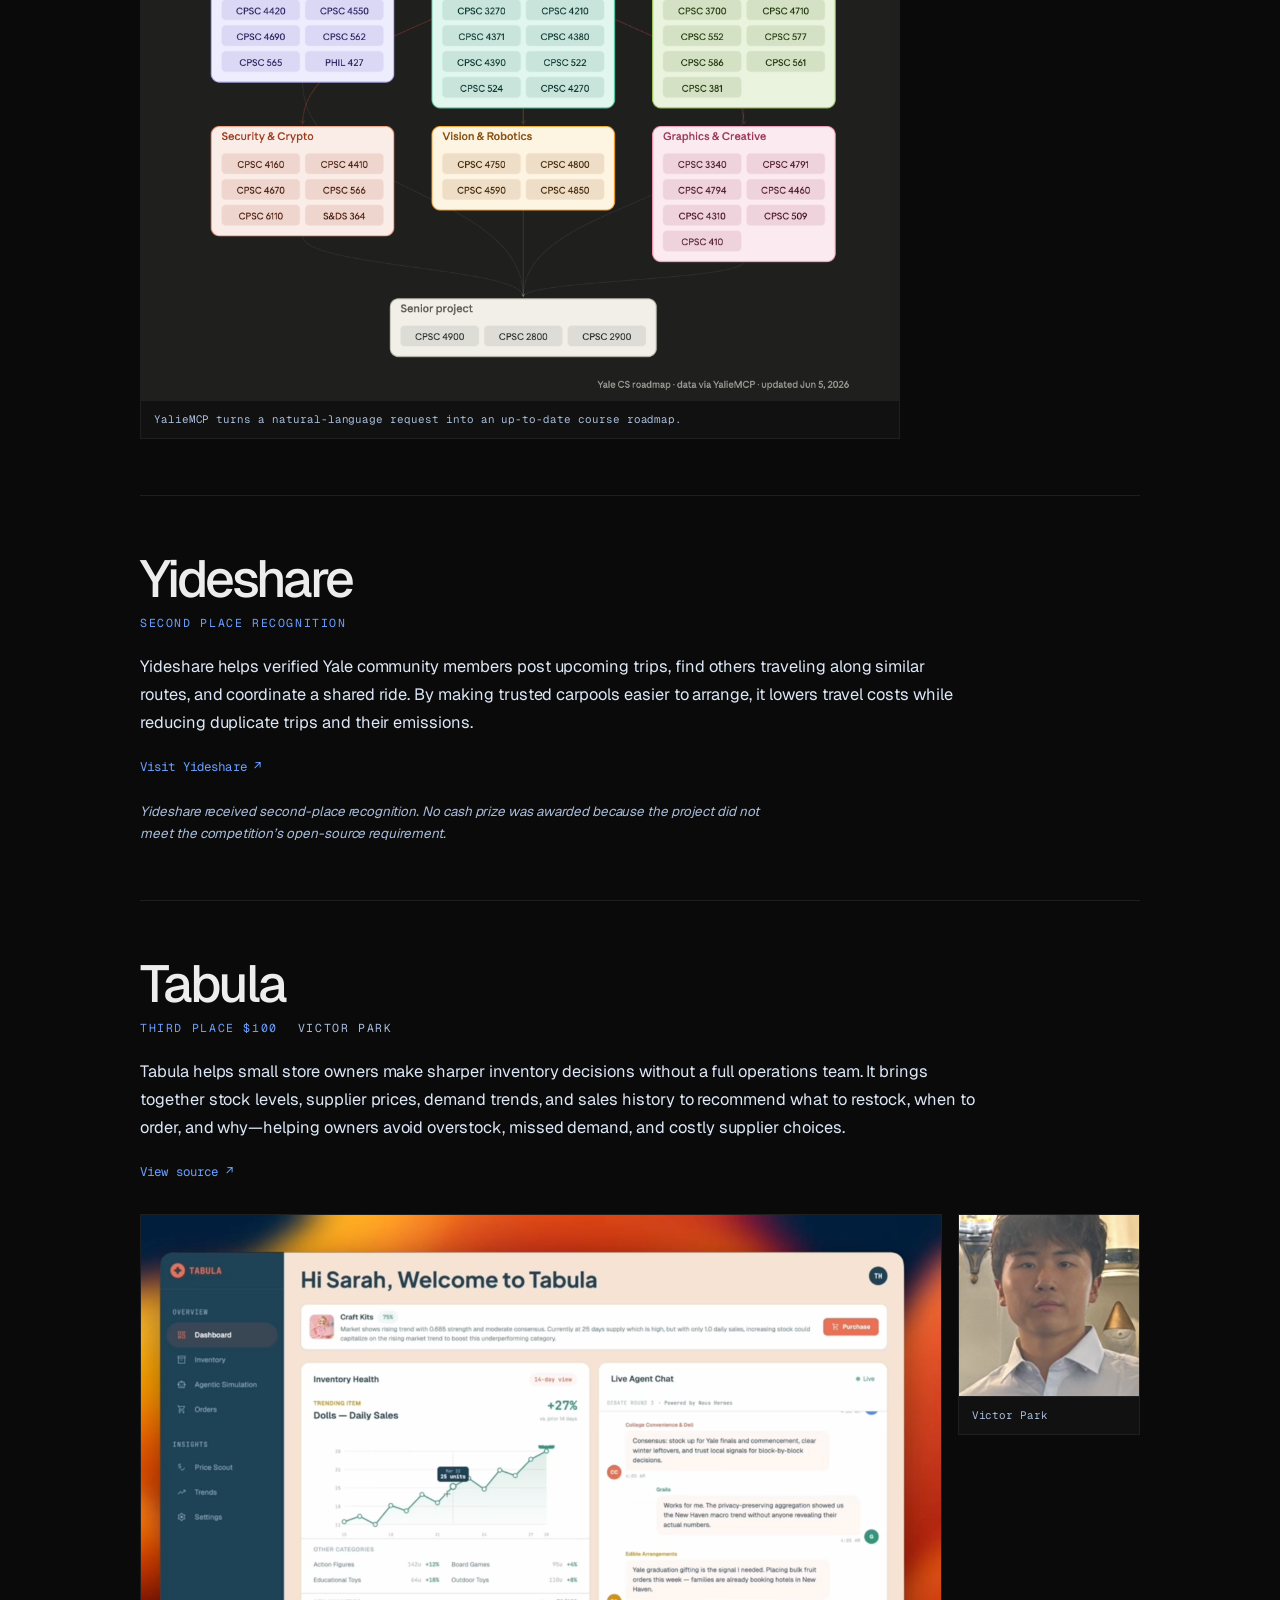
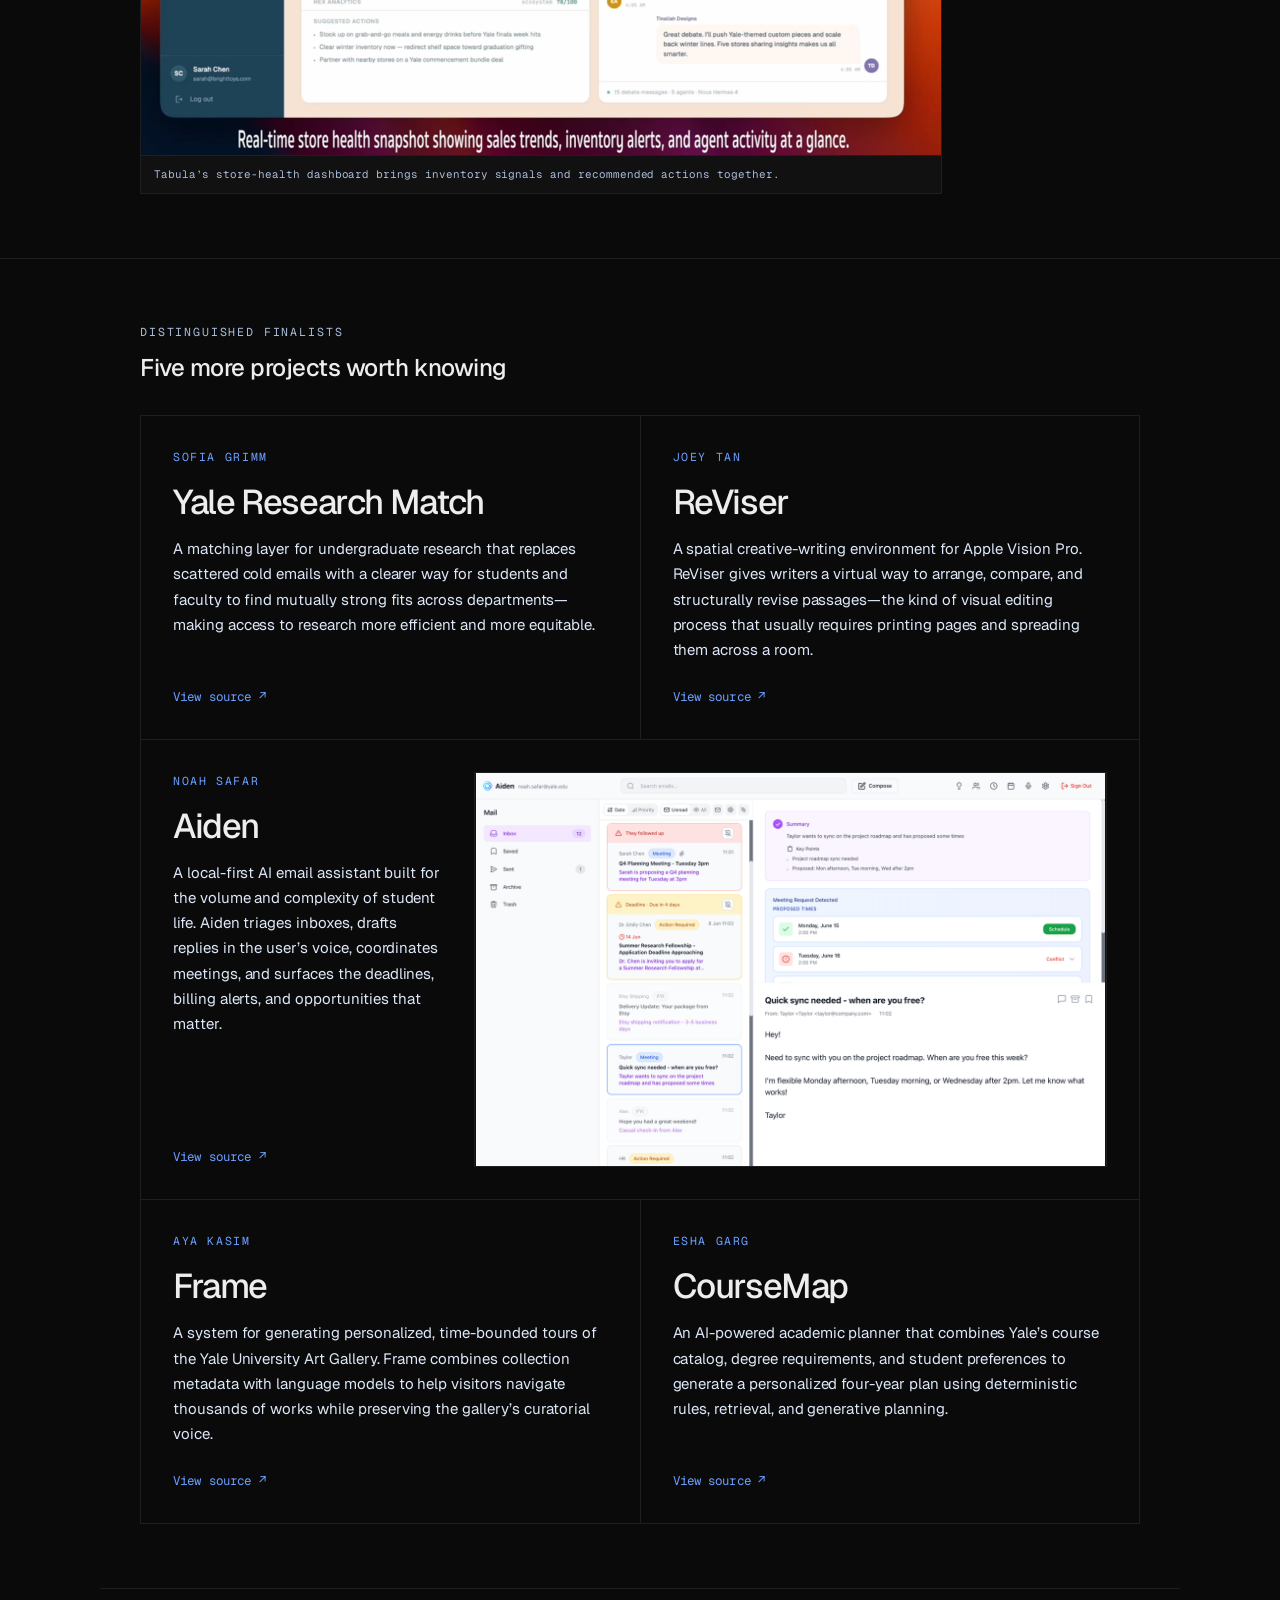
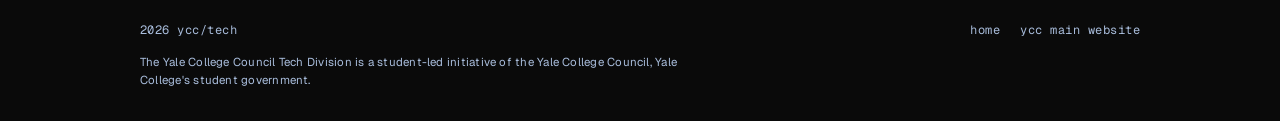
<file: prize.html>
<!DOCTYPE html>
<html lang="en">
<head>
  <meta charset="UTF-8">
  <meta name="viewport" content="width=device-width, initial-scale=1.0">
  <title>YCC Innovation Prize | YCC Tech Division</title>
  <meta name="description" content="Meet the winners and distinguished finalists of the Spring 2026 YCC Innovation Prize, celebrating eight tools built to serve Yale and its community.">
  <link rel="stylesheet" href="styles.css">
  <link rel="icon" type="image/png" href="favicon.png">
</head>
<body>

  <!-- Nav -->
  <nav class="nav">
    <a href="index.html" class="nav__brand">ycc/<span>tech</span></a>
    <ul class="nav__links">
      <li><a href="index.html">home</a></li>
      <li><a href="prize.html" class="active">prize</a></li>
      <li><a href="dreamboard.html">dreamboard</a></li>
      <li><a href="bounties.html">bounties</a></li>
      <li><a href="speakers.html">speakers</a></li>
      <li><a href="events.html">events</a></li>
    </ul>
    <div class="nav__hamburger" onclick="toggleMobileNav()">
      <span></span><span></span><span></span>
    </div>
  </nav>

  <div class="nav__mobile-overlay" id="mobileNav">
    <a href="index.html" onclick="closeMobileNav()">home</a>
    <a href="prize.html" onclick="closeMobileNav()">prize</a>
    <a href="dreamboard.html" onclick="closeMobileNav()">dreamboard</a>
    <a href="bounties.html" onclick="closeMobileNav()">bounties</a>
    <a href="speakers.html" onclick="closeMobileNav()">speakers</a>
    <a href="events.html" onclick="closeMobileNav()">events</a>
  </div>

  <!-- Prize Results Hero -->
  <section class="prize-hero photo-hero photo-hero--prize">
    <figure class="photo-hero__visual">
      <img src="assets/prize/demo-day-presentation.jpg" alt="A student presenting Tabula at the YCC Innovation Prize Demo Day" width="1600" height="1200" decoding="async">
    </figure>
    <div class="container photo-hero__content">
      <div class="hero__label">YCC Innovation Prize Spring 2026 Results</div>
      <h1 class="prize-hero__title">Meet the builders making Yale better.</h1>
      <p class="prize-hero__desc">Eight projects were recognized at the CEID on May 1, 2026, for turning real problems into useful, working software.</p>
      <nav class="hero__text-links" aria-label="Prize results sections">
        <a href="#winners" class="text-link">View winners</a>
        <a href="#finalists" class="text-link">Distinguished finalists</a>
      </nav>
    </div>
  </section>

  <!-- Winners -->
  <section class="section section--bordered" id="winners">
    <div class="container">
      <div class="section__header">
        <span class="kicker">2026 Winners</span>
        <h2 class="section__title">The top three projects</h2>
      </div>

      <article class="prize-winner prize-winner--first">
        <div class="prize-winner__header">
          <h3 class="prize-winner__name">YalieMCP</h3>
          <span class="prize-winner__rank">First place $400</span>
          <p class="prize-winner__creator">Evan Boyle</p>
        </div>
        <p class="prize-winner__description">YalieMCP unifies CourseTable, Canvas, Degree Audit, Yale’s course catalog, and major roadmaps behind one conversational interface that connects to any MCP-compatible AI client. Students can compare courses, inspect syllabi, check requirements, and plan schedules in natural language—turning a fragmented set of systems into one direct path from question to answer.</p>
        <div class="prize-winner__links">
          <a href="https://yalie-mcp.vercel.app/" target="_blank" rel="noopener">Visit YalieMCP <span aria-hidden="true">↗</span></a>
          <a href="https://github.com/evanwboyle/YalieMCP" target="_blank" rel="noopener">View source <span aria-hidden="true">↗</span></a>
        </div>
        <div class="prize-winner__media">
          <figure class="prize-winner__demo">
            <img src="assets/prize/yaliemcp-demo.png" alt="YalieMCP generating an updated Yale computer science course roadmap" width="1176" height="1284">
            <figcaption>YalieMCP turns a natural-language request into an up-to-date course roadmap.</figcaption>
          </figure>
          <figure class="prize-winner__portrait">
            <img src="assets/prize/evan-boyle.jpg" alt="Evan Boyle, creator of YalieMCP" width="1200" height="1200">
            <figcaption>Evan Boyle</figcaption>
          </figure>
        </div>
      </article>

      <article class="prize-winner">
        <div class="prize-winner__header">
          <h3 class="prize-winner__name">Yideshare</h3>
          <span class="prize-winner__rank">Second place Recognition</span>
        </div>
        <p class="prize-winner__description">Yideshare helps verified Yale community members post upcoming trips, find others traveling along similar routes, and coordinate a shared ride. By making trusted carpools easier to arrange, it lowers travel costs while reducing duplicate trips and their emissions.</p>
        <div class="prize-winner__links">
          <a href="https://www.yideshare.com/" target="_blank" rel="noopener">Visit Yideshare <span aria-hidden="true">↗</span></a>
        </div>
        <p class="prize-winner__note">Yideshare received second-place recognition. No cash prize was awarded because the project did not meet the competition’s open-source requirement.</p>
      </article>

      <article class="prize-winner">
        <div class="prize-winner__header">
          <h3 class="prize-winner__name">Tabula</h3>
          <span class="prize-winner__rank">Third place $100</span>
          <p class="prize-winner__creator">Victor Park</p>
        </div>
        <p class="prize-winner__description">Tabula helps small store owners make sharper inventory decisions without a full operations team. It brings together stock levels, supplier prices, demand trends, and sales history to recommend what to restock, when to order, and why—helping owners avoid overstock, missed demand, and costly supplier choices.</p>
        <div class="prize-winner__links">
          <a href="https://github.com/jihwan-victor-park/Tabula" target="_blank" rel="noopener">View source <span aria-hidden="true">↗</span></a>
        </div>
        <div class="prize-winner__media prize-winner__media--landscape">
          <figure class="prize-winner__demo">
            <img src="assets/prize/tabula-demo.png" alt="Tabula inventory dashboard showing sales trends, inventory alerts, and agent activity" width="2504" height="1688">
            <figcaption>Tabula’s store-health dashboard brings inventory signals and recommended actions together.</figcaption>
          </figure>
          <figure class="prize-winner__portrait">
            <img src="assets/prize/victor-park.jpg" alt="Victor Park, creator of Tabula" width="415" height="559">
            <figcaption>Victor Park</figcaption>
          </figure>
        </div>
      </article>
    </div>
  </section>

  <!-- Distinguished Finalists -->
  <section class="section section--bordered" id="finalists">
    <div class="container">
      <div class="section__header">
        <span class="kicker">Distinguished Finalists</span>
        <h2 class="section__title">Five more projects worth knowing</h2>
      </div>

      <div class="finalists-grid">
        <article class="finalist-card">
          <div class="finalist-card__person">Sofia Grimm</div>
          <h3 class="finalist-card__title">Yale Research Match</h3>
          <p class="finalist-card__description">A matching layer for undergraduate research that replaces scattered cold emails with a clearer way for students and faculty to find mutually strong fits across departments—making access to research more efficient and more equitable.</p>
          <a class="finalist-card__link" href="https://github.com/sofiagrimm/yale-research-match" target="_blank" rel="noopener">View source <span aria-hidden="true">↗</span></a>
        </article>

        <article class="finalist-card">
          <div class="finalist-card__person">Joey Tan</div>
          <h3 class="finalist-card__title">ReViser</h3>
          <p class="finalist-card__description">A spatial creative-writing environment for Apple Vision Pro. ReViser gives writers a virtual way to arrange, compare, and structurally revise passages—the kind of visual editing process that usually requires printing pages and spreading them across a room.</p>
          <a class="finalist-card__link" href="https://github.com/joeyltan/Reviser" target="_blank" rel="noopener">View source <span aria-hidden="true">↗</span></a>
        </article>

        <article class="finalist-card finalist-card--featured">
          <div class="finalist-card__content">
            <div class="finalist-card__person">Noah Safar</div>
            <h3 class="finalist-card__title">Aiden</h3>
            <p class="finalist-card__description">A local-first AI email assistant built for the volume and complexity of student life. Aiden triages inboxes, drafts replies in the user’s voice, coordinates meetings, and surfaces the deadlines, billing alerts, and opportunities that matter.</p>
            <a class="finalist-card__link" href="https://github.com/noahsafar/aiden" target="_blank" rel="noopener">View source <span aria-hidden="true">↗</span></a>
          </div>
          <div class="finalist-card__media">
            <img class="finalist-card__demo" src="assets/prize/aiden-demo.png" alt="Aiden email interface summarizing a message and proposing meeting times" width="1280" height="800">
          </div>
        </article>

        <article class="finalist-card">
          <div class="finalist-card__person">Aya Kasim</div>
          <h3 class="finalist-card__title">Frame</h3>
          <p class="finalist-card__description">A system for generating personalized, time-bounded tours of the Yale University Art Gallery. Frame combines collection metadata with language models to help visitors navigate thousands of works while preserving the gallery’s curatorial voice.</p>
          <a class="finalist-card__link" href="https://github.com/Ayak32/Frame" target="_blank" rel="noopener">View source <span aria-hidden="true">↗</span></a>
        </article>

        <article class="finalist-card">
          <div class="finalist-card__person">Esha Garg</div>
          <h3 class="finalist-card__title">CourseMap</h3>
          <p class="finalist-card__description">An AI-powered academic planner that combines Yale’s course catalog, degree requirements, and student preferences to generate a personalized four-year plan using deterministic rules, retrieval, and generative planning.</p>
          <a class="finalist-card__link" href="https://github.com/eshagxrg/cpsc_thesis" target="_blank" rel="noopener">View source <span aria-hidden="true">↗</span></a>
        </article>
      </div>
    </div>
  </section>

  <footer class="footer">
    <div class="footer__row">
      <div class="footer__left">2026 ycc/tech</div>
      <div class="footer__right">
        <a href="index.html">home</a>
        <a href="https://www.ycc.yale.edu/" target="_blank" rel="noopener">ycc main website</a>
      </div>
    </div>
    <div class="footer__note">The Yale College Council Tech Division is a student-led initiative of the Yale College Council, Yale College's student government.</div>
  </footer>

  <script src="script.js"></script>
</body>
</html>
</file>
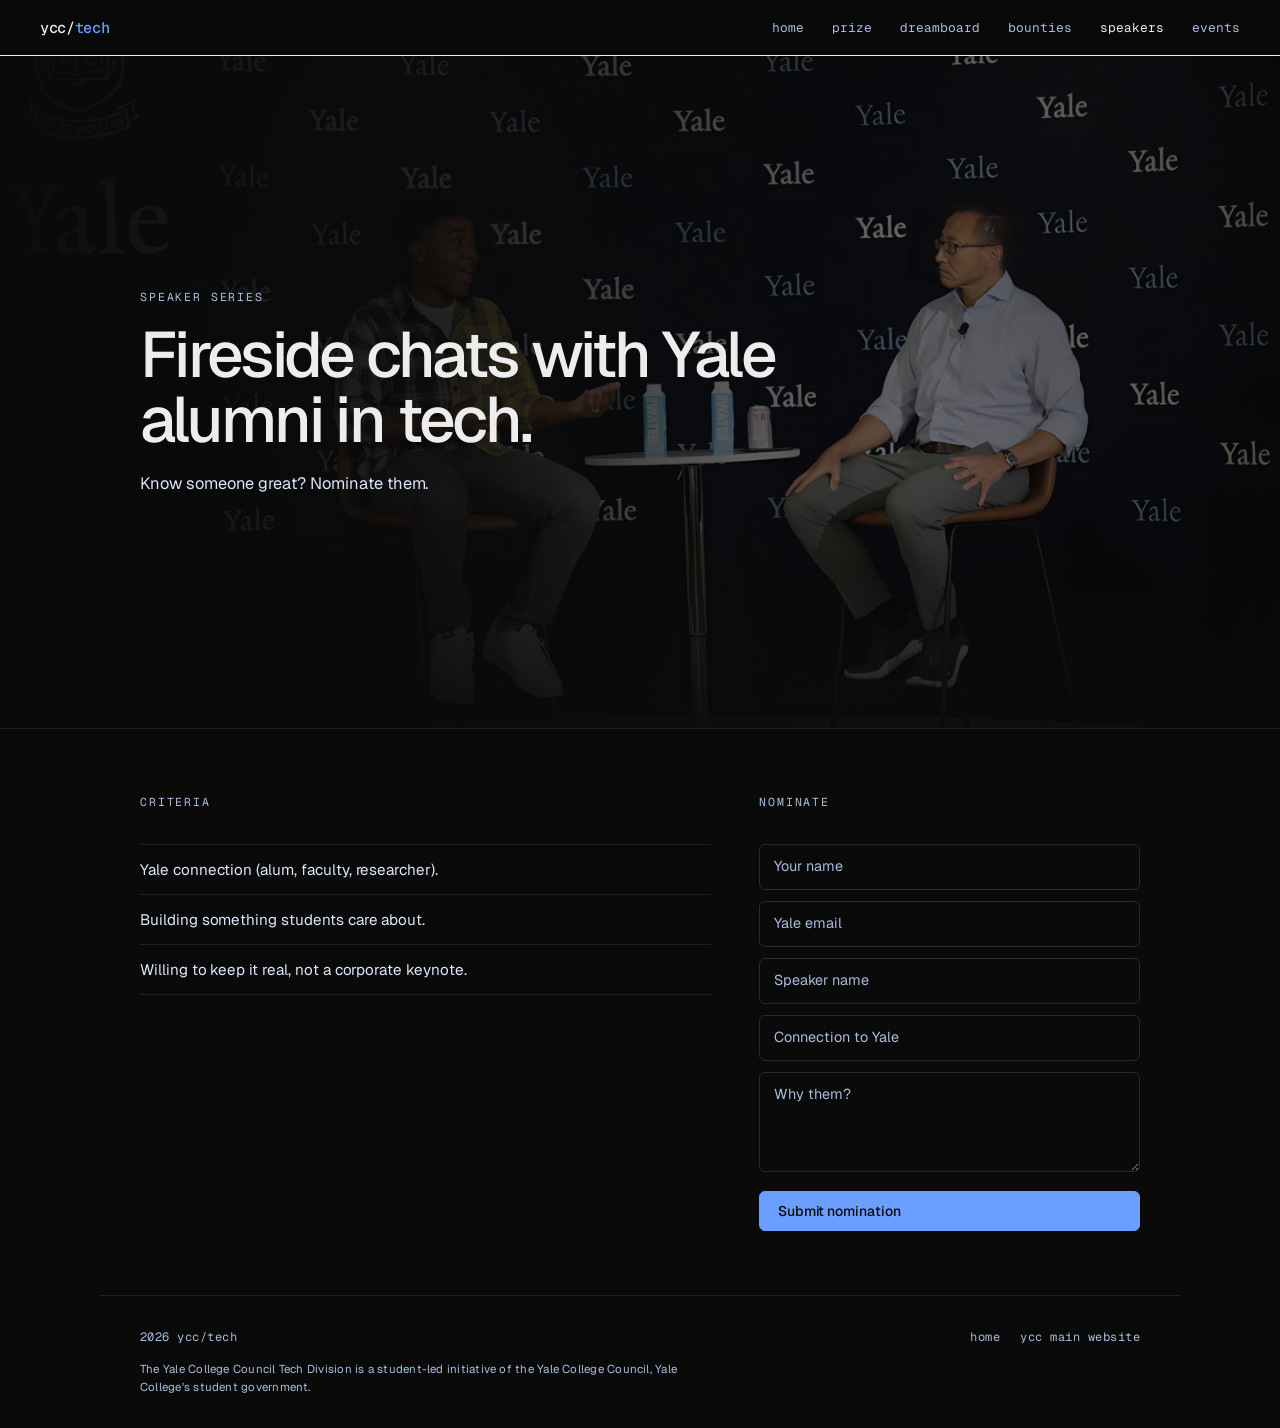
<file: speakers.html>
<!DOCTYPE html>
<html lang="en">
<head>
  <meta charset="UTF-8">
  <meta name="viewport" content="width=device-width, initial-scale=1.0">
  <title>Speaker Series | YCC Tech Division</title>
  <meta name="description" content="Nominate a Yale alum, founder, or tech builder for a fireside chat. Help us bring the best voices to campus.">
  <link rel="stylesheet" href="styles.css">
  <link rel="icon" type="image/png" href="favicon.png">
</head>
<body>

  <!-- Nav -->
  <nav class="nav">
    <a href="index.html" class="nav__brand">ycc/<span>tech</span></a>
    <ul class="nav__links">
      <li><a href="index.html">home</a></li>
      <li><a href="prize.html">prize</a></li>
      <li><a href="dreamboard.html">dreamboard</a></li>
      <li><a href="bounties.html">bounties</a></li>
      <li><a href="speakers.html" class="active">speakers</a></li>
      <li><a href="events.html">events</a></li>
    </ul>
    <div class="nav__hamburger" onclick="toggleMobileNav()">
      <span></span><span></span><span></span>
    </div>
  </nav>

  <div class="nav__mobile-overlay" id="mobileNav">
    <a href="index.html" onclick="closeMobileNav()">home</a>
    <a href="prize.html" onclick="closeMobileNav()">prize</a>
    <a href="dreamboard.html" onclick="closeMobileNav()">dreamboard</a>
    <a href="bounties.html" onclick="closeMobileNav()">bounties</a>
    <a href="speakers.html" onclick="closeMobileNav()">speakers</a>
    <a href="events.html" onclick="closeMobileNav()">events</a>
  </div>

  <!-- Hero -->
  <section class="section photo-hero photo-hero--speakers">
    <figure class="photo-hero__visual">
      <img src="assets/speakers/yale-fireside.png" alt="A Yale fireside conversation on stage" width="2880" height="1700" decoding="async">
    </figure>
    <div class="container photo-hero__content">
      <span class="kicker">Speaker Series</span>
      <h1 class="section__title">Fireside chats with Yale alumni in tech.</h1>
      <p class="section__subtitle">Know someone great? Nominate them.</p>
    </div>
  </section>

  <!-- Nomination Form -->
  <section class="section section--bordered">
    <div class="container">
      <div class="about-grid about-grid--half">
        <div>
          <div class="section__header">
            <span class="kicker">Criteria</span>
          </div>
          <ul class="eligibility-list">
            <li>Yale connection (alum, faculty, researcher).</li>
            <li>Building something students care about.</li>
            <li>Willing to keep it real, not a corporate keynote.</li>
          </ul>
        </div>
        <div>
          <div class="section__header">
            <span class="kicker">Nominate</span>
          </div>
          <form class="modal__form" id="speakerForm" onsubmit="handleSpeakerNom(event)">
            <input type="text" placeholder="Your name" required>
            <input type="email" placeholder="Yale email" required>
            <input type="text" placeholder="Speaker name" required>
            <input type="text" placeholder="Connection to Yale">
            <textarea placeholder="Why them?" style="min-height:100px;"></textarea>
            <button type="submit" class="btn btn--primary">Submit nomination</button>
          </form>
        </div>
      </div>
    </div>
  </section>

  <footer class="footer">
    <div class="footer__row">
      <div class="footer__left">2026 ycc/tech</div>
      <div class="footer__right">
        <a href="index.html">home</a>
        <a href="https://www.ycc.yale.edu/" target="_blank" rel="noopener">ycc main website</a>
      </div>
    </div>
    <div class="footer__note">The Yale College Council Tech Division is a student-led initiative of the Yale College Council, Yale College's student government.</div>
  </footer>

  <script src="script.js"></script>
</body>
</html>
</file>
<file: styles.css>
/* =================================================================
   YCC Tech Division
   Geist Sans + Geist Mono warm black desaturated blue
   ================================================================= */

@import url('https://fonts.googleapis.com/css2?family=Geist:wght@300;400;500;600;700&family=Geist+Mono:wght@400;500;600&display=swap');

:root {
  --bg: #0a0a0a;
  --bg-elev: #111111;
  --bg-soft: #141414;
  --fg: #ededed;
  --fg-dim: #dce7f7;
  --muted: #a9bddc;
  --border: #1f1f1f;
  --border-bright: #2a2a2a;
  --accent: #6b9fff;
  --accent-hover: #89b5ff;
  --accent-dim: rgba(107, 159, 255, 0.12);
  --warn: #d4a373;

  --font-sans: 'Geist', ui-sans-serif, system-ui, -apple-system, 'Segoe UI', sans-serif;
  --font-display: 'Geist', ui-sans-serif, system-ui, -apple-system, 'Segoe UI', sans-serif;
  --font-mono: 'Geist Mono', ui-monospace, 'SF Mono', Menlo, Consolas, monospace;

  --container: 1080px;
  --gutter: 1.5rem;
  --gutter-lg: 2.5rem;
}

*, *::before, *::after { box-sizing: border-box; margin: 0; padding: 0; }

html {
  font-size: 16px;
  -webkit-font-smoothing: antialiased;
  -moz-osx-font-smoothing: grayscale;
  text-rendering: optimizeLegibility;
  scroll-behavior: smooth;
}

body {
  background: var(--bg);
  color: var(--fg);
  font-family: var(--font-sans);
  font-size: 0.975rem;
  font-weight: 400;
  line-height: 1.6;
  letter-spacing: -0.003em;
}

h1, h2, h3, h4, h5, h6 {
  font-family: var(--font-sans);
  font-weight: 500;
  letter-spacing: -0.02em;
  line-height: 1.2;
  color: var(--fg);
}

h1 {
  font-size: clamp(2rem, 4.5vw, 3rem);
  font-weight: 500;
  letter-spacing: -0.03em;
  line-height: 1.08;
}
h2 { font-size: 1.5rem; }
h3 { font-size: 1.05rem; }
h4 { font-size: 0.95rem; }

p { max-width: 62ch; }

a {
  color: var(--fg);
  text-decoration: none;
  transition: color 120ms ease, border-color 120ms ease;
}

a:hover { color: var(--accent); }

em { font-style: normal; color: var(--accent); }

::selection { background: var(--accent); color: var(--bg); }

img { max-width: 100%; display: block; }

button {
  font-family: inherit;
  cursor: pointer;
  border: none;
  background: none;
  color: inherit;
}

/* --- MONO + KICKER UTILITIES --- */
.mono,
.bounty-card__amount,
.bounty-card__tag,
.bounty-card__status,
.filter-btn,
.event-card__day,
.event-card__weekday,
.event-card__partner,
.event-preview-card__date,
.event-preview-card__time,
.timeline__date,
.hero__stat-value,
.hero__stat-label,
.footer__left,
.footer__right a {
  font-family: var(--font-mono);
}

.kicker,
.section__eyebrow,
.label,
.hero__label,
.about-grid__sidebar-title {
  display: block;
  font-family: var(--font-mono);
  font-size: 0.72rem;
  font-weight: 400;
  letter-spacing: 0.16em;
  text-transform: uppercase;
  color: var(--muted);
  margin: 0;
}

.label--accent,
.label--gold,
.hero__label {
  color: var(--accent);
}

.text-accent,
.text-gold,
.text-green { color: var(--accent); }

/* --- CONTAINER --- */
.container,
.container--narrow {
  width: 100%;
  max-width: var(--container);
  margin: 0 auto;
  padding: 0 var(--gutter);
}

@media (min-width: 768px) {
  .container,
  .container--narrow { padding: 0 var(--gutter-lg); }
}

/* --- NAV --- */
.nav {
  position: sticky;
  top: 0;
  z-index: 100;
  background: rgba(10, 10, 10, 0.78);
  backdrop-filter: saturate(160%) blur(12px);
  -webkit-backdrop-filter: saturate(160%) blur(12px);
  border-bottom: 1px solid var(--border);
  padding: 0.95rem var(--gutter);
  display: flex;
  align-items: center;
  justify-content: space-between;
}

@media (min-width: 768px) {
  .nav { padding: 0.95rem var(--gutter-lg); }
}

.nav__brand {
  font-family: var(--font-mono);
  font-size: 0.95rem;
  font-weight: 500;
  letter-spacing: -0.02em;
  color: var(--fg);
  display: inline-flex;
  align-items: baseline;
}

.nav__brand:hover { color: var(--fg); }
.nav__brand span { color: var(--accent); font-weight: 500; }

.nav__links {
  display: flex;
  gap: 1.75rem;
  list-style: none;
  align-items: center;
}

.nav__links a {
  font-family: var(--font-mono);
  font-size: 0.8rem;
  font-weight: 400;
  color: var(--muted);
  letter-spacing: 0;
}

.nav__links a:hover { color: var(--fg); }
.nav__links a.active { color: var(--fg); }

/* hamburger */
.nav__hamburger {
  display: none;
  flex-direction: column;
  gap: 5px;
  cursor: pointer;
  padding: 4px;
  z-index: 101;
}

.nav__hamburger span {
  width: 22px;
  height: 1.5px;
  background: var(--fg);
  transition: transform 180ms ease, opacity 180ms ease;
}

.nav__hamburger.open span:nth-child(1) { transform: translateY(6.5px) rotate(45deg); }
.nav__hamburger.open span:nth-child(2) { opacity: 0; }
.nav__hamburger.open span:nth-child(3) { transform: translateY(-6.5px) rotate(-45deg); }

.nav__mobile-overlay {
  display: none;
  position: fixed;
  inset: 0;
  background: var(--bg);
  z-index: 99;
  flex-direction: column;
  align-items: flex-start;
  padding: 5.5rem var(--gutter) 2rem;
  gap: 1.25rem;
}

.nav__mobile-overlay.open { display: flex; }

.nav__mobile-overlay a {
  font-family: var(--font-mono);
  font-size: 1.15rem;
  color: var(--fg);
}

.nav__mobile-overlay a:hover { color: var(--accent); }

@media (max-width: 768px) {
  .nav__links { display: none; }
  .nav__hamburger { display: flex; }
}

/* --- SECTIONS --- */
.section { padding: 4rem 0; }
.section--bordered { border-top: 1px solid var(--border); }

.section__header { margin-bottom: 2rem; }

.section__header .kicker,
.section__header .section__eyebrow { margin-bottom: 0.75rem; }

.section__title {
  font-size: 1.5rem;
  font-weight: 500;
  letter-spacing: -0.02em;
  line-height: 1.25;
  margin: 0;
}

.section__subtitle {
  color: var(--fg-dim);
  font-size: 1.025rem;
  max-width: 60ch;
  margin-top: 0.75rem;
  line-height: 1.6;
}

/* --- HERO --- */
.prize-hero,
.events-hero {
  padding: 5rem 0 3rem;
}

.hero {
  position: relative;
  overflow: hidden;
  isolation: isolate;
}

.hero .container { position: relative; }

.hero__label { margin-bottom: 1.5rem; }

.hero__institution {
  margin-bottom: 1.35rem;
  color: var(--fg-dim);
  font-family: var(--font-sans);
  font-size: 0.9rem;
  font-weight: 400;
  letter-spacing: -0.01em;
  line-height: 1.5;
}

.hero__layout {
  position: relative;
  min-height: 56rem;
  display: flex;
  align-items: flex-start;
  padding: clamp(5rem, 8vw, 6.5rem) 0 4rem;
}

.hero__layout::after {
  content: '';
  position: absolute;
  inset: 0;
  z-index: 1;
  pointer-events: none;
  background: linear-gradient(90deg, var(--bg) 0%, var(--bg) 28%, rgba(10, 10, 10, 0.94) 46%, rgba(10, 10, 10, 0.5) 68%, transparent 90%);
}

.hero__copy {
  position: relative;
  z-index: 2;
  width: 100%;
  max-width: 43rem;
  text-shadow: 0 2px 28px rgba(0, 0, 0, 0.9);
}

.hero__programs {
  display: block;
  width: 100%;
  margin-top: clamp(5rem, 9vw, 7rem);
  text-shadow: none;
}

.hero__programs > .kicker {
  margin-bottom: 0.8rem;
}

.hero__programs .programs-cli__row {
  grid-template-columns: 11rem minmax(0, 1fr) 1rem;
  gap: 0.85rem;
  padding: 0.85rem 0.35rem;
}

.hero__visual {
  position: absolute;
  z-index: 0;
  top: 0.75rem;
  right: -2rem;
  width: min(58vw, 36rem);
  opacity: 0.58;
  pointer-events: none;
  -webkit-mask-image: linear-gradient(to bottom, transparent 0%, #000 8%, #000 78%, transparent 100%);
  mask-image: linear-gradient(to bottom, transparent 0%, #000 8%, #000 78%, transparent 100%);
}

.hero__visual img {
  width: 100%;
  height: auto;
  filter: saturate(0.9) contrast(1.04);
}

@media (max-width: 799px) {
  .hero__layout {
    min-height: 52rem;
    padding: 4.5rem 0 4rem;
  }

  .hero__copy { max-width: none; }

  .hero__programs {
    margin-top: 5rem;
    max-width: 31rem;
  }

  .hero__programs .programs-cli__row {
    grid-template-columns: 1fr;
    gap: 0.3rem;
    padding: 0.9rem 0;
  }

  .hero__programs .programs-cli__arrow { display: none; }

  .hero__programs .programs-cli__row:hover {
    padding-left: 0.35rem;
  }

  .hero__visual {
    top: 7rem;
    right: -9rem;
    width: 29rem;
    opacity: 0.42;
    -webkit-mask-image: linear-gradient(to bottom, transparent 0%, #000 8%, #000 76%, transparent 100%);
    mask-image: linear-gradient(to bottom, transparent 0%, #000 8%, #000 76%, transparent 100%);
  }

  .hero__layout::after {
    background:
      linear-gradient(90deg, var(--bg) 0%, rgba(10, 10, 10, 0.94) 42%, rgba(10, 10, 10, 0.35) 82%, transparent 100%),
      linear-gradient(180deg, transparent 55%, var(--bg) 100%);
  }
}

.hero__title,
.prize-hero__title {
  font-family: var(--font-display);
  font-size: clamp(2.75rem, 6vw, 4.5rem);
  font-weight: 500;
  letter-spacing: -0.055em;
  line-height: 1;
  max-width: 26ch;
  margin-bottom: 1.15rem;
}

.hero__title em {
  color: var(--accent);
  font-style: normal;
}

.home-event-figure {
  width: 100%;
  max-width: 520px;
  margin: 2rem auto 0;
  border: 1px solid var(--border);
  background: var(--bg-elev);
}

.home-event-photo {
  display: block;
  width: 100%;
  height: auto;
}

.hero__subtitle,
.prize-hero__desc {
  color: var(--fg-dim);
  font-size: 1.05rem;
  max-width: 58ch;
  margin-bottom: 2.5rem;
  line-height: 1.6;
}

.hero__subtitle {
  font-family: var(--font-sans);
  font-size: clamp(1.05rem, 1.8vw, 1.25rem);
  letter-spacing: -0.02em;
  line-height: 1.5;
}

.hero__actions {
  display: flex;
  gap: 0.75rem;
  flex-wrap: wrap;
  align-items: center;
}

.hero__text-links {
  display: flex;
  gap: 1.5rem;
  flex-wrap: wrap;
  align-items: center;
}

.text-link {
  display: inline-flex;
  align-items: baseline;
  gap: 0.4rem;
  padding: 0.15rem 0;
  color: var(--fg);
  border-bottom: 1px solid var(--accent);
  font-size: 0.9rem;
  font-weight: 500;
  text-decoration: none;
}

.text-link:hover {
  color: var(--accent);
  border-color: var(--accent-hover);
}

.hero__stats {
  display: grid;
  grid-template-columns: repeat(2, minmax(0, 1fr));
  gap: 0;
  margin-top: 3.5rem;
  border-top: 1px solid var(--border);
}

@media (min-width: 640px) {
  .hero__stats { grid-template-columns: repeat(4, minmax(0, 1fr)); }
}

.hero__stats > div {
  padding: 1.25rem;
  border-right: 1px solid var(--border);
}

@media (min-width: 640px) {
  .hero__stats > div:first-child { padding-left: 0; }
  .hero__stats > div:last-child { padding-right: 0; border-right: none; }
}

@media (max-width: 639px) {
  .hero__stats > div:nth-child(odd) { padding-left: 0; }
  .hero__stats > div:nth-child(even) { padding-right: 0; border-right: none; }
  .hero__stats > div:nth-child(-n+2) { border-bottom: 1px solid var(--border); }
}

.hero__stat-value {
  font-size: 1.3rem;
  font-weight: 500;
  color: var(--fg);
  letter-spacing: -0.02em;
  line-height: 1.1;
}

.hero__stat-label {
  font-size: 0.72rem;
  font-weight: 400;
  color: var(--muted);
  text-transform: uppercase;
  letter-spacing: 0.14em;
  margin-top: 0.6rem;
}

/* --- PRIZE HERO --- */
.prize-hero__amount {
  font-family: var(--font-mono);
  font-size: clamp(3rem, 8vw, 4.75rem);
  font-weight: 500;
  color: var(--accent);
  letter-spacing: -0.035em;
  line-height: 1;
  margin-bottom: 1rem;
}

/* --- PRIZE RESULTS --- */
.prize-winner {
  padding: 3.5rem 0;
  border-top: 1px solid var(--border);
}

.prize-winner:first-of-type {
  padding-top: 0;
  border-top: none;
}

.prize-winner:last-child { padding-bottom: 0; }

.prize-winner__header {
  display: grid;
  grid-template-columns: max-content 1fr;
  grid-template-areas:
    "name name"
    "rank creator";
  gap: 0.5rem 1.25rem;
  align-items: baseline;
  margin-bottom: 1.25rem;
}

.prize-winner__rank,
.prize-winner__creator,
.finalist-card__person {
  font-family: var(--font-mono);
  font-size: 0.72rem;
  text-transform: uppercase;
  letter-spacing: 0.14em;
}

.prize-winner__rank { grid-area: rank; color: var(--accent); }
.prize-winner__creator { grid-area: creator; color: var(--muted); }

.prize-winner__name {
  grid-area: name;
  font-family: var(--font-display);
  font-size: clamp(2.1rem, 4.5vw, 3.25rem);
  font-weight: 500;
  line-height: 1.04;
  letter-spacing: -0.05em;
}

.prize-winner__description {
  max-width: 76ch;
  color: var(--fg-dim);
  font-size: 1.025rem;
  line-height: 1.72;
}

.prize-winner__links {
  display: flex;
  flex-wrap: wrap;
  gap: 0.65rem 1.5rem;
  margin-top: 1.25rem;
}

.prize-winner__links a,
.finalist-card__link {
  font-family: var(--font-mono);
  font-size: 0.78rem;
  color: var(--accent);
  letter-spacing: 0.01em;
}

.prize-winner__links a:hover,
.finalist-card__link:hover { color: var(--accent-hover); }

.prize-winner__note {
  max-width: 72ch;
  margin-top: 1.5rem;
  color: var(--muted);
  font-size: 0.84rem;
  font-style: italic;
  line-height: 1.6;
}

.prize-winner__media {
  display: grid;
  grid-template-columns: minmax(0, 3.4fr) minmax(11rem, 1fr);
  gap: 1rem;
  align-items: start;
  margin-top: 2rem;
}

.prize-winner__media--landscape {
  grid-template-columns: minmax(0, 4.4fr) minmax(11rem, 1fr);
}

.prize-winner__demo,
.prize-winner__portrait {
  overflow: hidden;
  border: 1px solid var(--border);
  background: var(--bg-elev);
}

.prize-winner__demo img,
.prize-winner__portrait img {
  width: 100%;
  height: auto;
}

.prize-winner__portrait img {
  aspect-ratio: 1;
  object-fit: cover;
}

.prize-winner__portrait figcaption,
.prize-winner__demo figcaption {
  padding: 0.65rem 0.8rem;
  border-top: 1px solid var(--border);
  font-family: var(--font-mono);
  font-size: 0.68rem;
  color: var(--muted);
  line-height: 1.5;
}

.finalists-grid {
  display: grid;
  grid-template-columns: repeat(2, minmax(0, 1fr));
  border-top: 1px solid var(--border);
  border-left: 1px solid var(--border);
}

.finalist-card {
  min-width: 0;
  padding: 2rem;
  border-right: 1px solid var(--border);
  border-bottom: 1px solid var(--border);
  display: flex;
  flex-direction: column;
  align-items: flex-start;
}

.finalist-card__person {
  color: var(--accent);
  margin-bottom: 1.1rem;
}

.finalist-card__title {
  font-family: var(--font-display);
  font-size: clamp(1.65rem, 3vw, 2.15rem);
  font-weight: 500;
  line-height: 1.05;
  letter-spacing: -0.04em;
  margin-bottom: 1rem;
}

.finalist-card__description {
  color: var(--fg-dim);
  font-size: 0.94rem;
  line-height: 1.68;
  margin-bottom: 1.5rem;
}

.finalist-card__link { margin-top: auto; }

.finalist-card--featured {
  grid-column: 1 / -1;
  display: grid;
  grid-template-columns: minmax(15rem, 0.85fr) minmax(0, 2fr);
  gap: 2rem;
  align-items: start;
}

.finalist-card__content {
  display: flex;
  flex-direction: column;
  align-items: flex-start;
  height: 100%;
}

.finalist-card__media {
  min-width: 0;
  align-self: start;
}

.finalist-card__demo {
  display: block;
  width: 100%;
  height: auto;
  aspect-ratio: 8 / 5;
  object-fit: contain;
  border: 1px solid var(--border);
  background: var(--bg-elev);
}

@media (max-width: 760px) {
  .prize-winner__header {
    grid-template-columns: 1fr;
    grid-template-areas:
      "name"
      "rank"
      "creator";
  }

  .prize-winner__media,
  .prize-winner__media--landscape { grid-template-columns: 1fr; }

  .prize-winner__portrait { max-width: 12rem; }

  .finalists-grid { grid-template-columns: 1fr; }
  .finalist-card--featured { grid-column: auto; grid-template-columns: 1fr; }
}

@media (max-width: 480px) {
  .finalist-card { padding: 1.5rem; }
}

/* --- BUTTONS --- */
.btn {
  display: inline-flex;
  align-items: center;
  gap: 0.5rem;
  font-family: var(--font-sans);
  font-size: 0.875rem;
  font-weight: 500;
  padding: 0.6rem 1.1rem;
  color: var(--bg);
  background: var(--fg);
  border: 1px solid var(--fg);
  border-radius: 6px;
  cursor: pointer;
  text-decoration: none;
  letter-spacing: -0.005em;
  transition: background 120ms, color 120ms, border-color 120ms;
}

.btn:hover {
  background: var(--accent);
  border-color: var(--accent);
  color: var(--bg);
}

.btn--primary,
.btn--gold {
  background: var(--accent);
  border-color: var(--accent);
  color: var(--bg);
}

.btn--primary:hover,
.btn--gold:hover {
  background: var(--accent-hover);
  border-color: var(--accent-hover);
  color: var(--bg);
}

.btn--outline,
.btn--ghost {
  background: transparent;
  color: var(--fg);
  border-color: var(--border-bright);
}

.btn--outline:hover,
.btn--ghost:hover {
  background: transparent;
  color: var(--accent);
  border-color: var(--accent);
}

/* --- PROGRAMS (home, terminal-style list) --- */
.programs-cli {
  border-top: 1px solid var(--border);
}

.programs-cli__row {
  display: grid;
  grid-template-columns: 12rem 1fr 1.2rem;
  gap: 1.25rem;
  padding: 0.95rem 0.75rem 0.95rem 0.5rem;
  border-bottom: 1px solid var(--border);
  align-items: baseline;
  text-decoration: none;
  color: var(--fg);
  transition: background 120ms, padding-left 120ms;
}

.programs-cli__row:hover {
  background: var(--accent-dim);
  padding-left: 0.85rem;
}

.programs-cli__name {
  font-family: var(--font-mono);
  font-size: 0.9rem;
  font-weight: 500;
  color: var(--fg);
}

.programs-cli__name::before {
  content: '› ';
  color: var(--accent);
}

.programs-cli__desc {
  font-size: 0.925rem;
  color: var(--fg-dim);
  line-height: 1.5;
}

.programs-cli__arrow {
  font-family: var(--font-mono);
  color: var(--muted);
  opacity: 0;
  transition: opacity 120ms, color 120ms;
  text-align: right;
}

.programs-cli__row:hover .programs-cli__arrow {
  opacity: 1;
  color: var(--accent);
}

@media (max-width: 760px) {
  .programs-cli__row {
    grid-template-columns: 1fr;
    gap: 0.3rem;
    padding: 1rem 0;
  }
  .programs-cli__row:hover { padding-left: 0.35rem; }
  .programs-cli__arrow { display: none; }
}

/* --- BOUNTY CARDS --- */
.bounty-grid {
  display: grid;
  grid-template-columns: 1fr;
  gap: 0;
  border-top: 1px solid var(--border);
}

.bounty-card {
  padding: 1.75rem 0;
  border-bottom: 1px solid var(--border);
  background: transparent;
  display: grid;
  grid-template-columns: 1fr auto;
  gap: 1.5rem;
  align-items: start;
}

.bounty-card:hover { background: transparent; }

.bounty-card__header {
  display: flex;
  align-items: baseline;
  gap: 1rem;
  margin-bottom: 0.5rem;
  flex-wrap: wrap;
}

.bounty-card__title {
  font-size: 1.1rem;
  font-weight: 500;
  letter-spacing: -0.015em;
  color: var(--fg);
}

.bounty-card__amount {
  font-size: 0.875rem;
  color: var(--accent);
  font-weight: 500;
  letter-spacing: 0;
}

.bounty-card__desc {
  color: var(--fg-dim);
  font-size: 0.95rem;
  max-width: 68ch;
  margin-bottom: 1rem;
  line-height: 1.6;
}

.bounty-card__tags {
  display: block;
  margin-bottom: 0.75rem;
}

/* --- PHOTOGRAPHIC PAGE HEROES --- */
.photo-hero {
  position: relative;
  min-height: clamp(30rem, 58vw, 42rem);
  display: flex;
  align-items: center;
  overflow: hidden;
  isolation: isolate;
  padding: clamp(5rem, 8vw, 7rem) 0;
}

.photo-hero::after {
  content: '';
  position: absolute;
  inset: 0;
  z-index: -1;
  background:
    linear-gradient(90deg, rgba(10, 10, 10, 0.98) 0%, rgba(10, 10, 10, 0.84) 34%, rgba(10, 10, 10, 0.32) 72%, rgba(10, 10, 10, 0.5) 100%),
    linear-gradient(0deg, rgba(10, 10, 10, 0.9) 0%, transparent 34%, rgba(10, 10, 10, 0.25) 100%);
}

.photo-hero__visual {
  position: absolute;
  inset: 0;
  z-index: -2;
  opacity: 0.72;
}

.photo-hero__visual img {
  width: 100%;
  height: 100%;
  object-fit: cover;
  object-position: center;
}

.photo-hero__content {
  position: relative;
}

.photo-hero__content .kicker { margin-bottom: 1rem; }

.photo-hero__content .section__title {
  max-width: 15ch;
  margin-top: 0.75rem;
  font-size: clamp(2.35rem, 5.2vw, 4rem);
  letter-spacing: -0.045em;
  line-height: 1.02;
}

.photo-hero__content .section__subtitle {
  margin-top: 1.15rem;
}

.photo-hero__content .hero__title,
.photo-hero__content .prize-hero__title {
  max-width: 15ch;
}

.photo-hero__credit {
  position: absolute;
  z-index: 1;
  right: max(var(--gutter), calc((100vw - var(--container)) / 2));
  bottom: 0.9rem;
  color: rgba(220, 231, 247, 0.68);
  font-family: var(--font-mono);
  font-size: 0.67rem;
  letter-spacing: 0.02em;
}

.photo-hero__credit a {
  color: inherit;
  font-style: italic;
  border-bottom: 1px solid rgba(220, 231, 247, 0.32);
}

.photo-hero__credit a:hover { color: var(--fg); }

.photo-hero--dreamboard .photo-hero__visual img { object-position: center 58%; }
.photo-hero--prize .photo-hero__visual img { object-position: center 46%; }

@media (max-width: 760px) {
  .photo-hero {
    min-height: 34rem;
    align-items: flex-end;
    padding-bottom: 4.5rem;
  }

  .photo-hero::after {
    background: linear-gradient(0deg, rgba(10, 10, 10, 0.98) 0%, rgba(10, 10, 10, 0.8) 48%, rgba(10, 10, 10, 0.34) 100%);
  }

  .photo-hero__visual { opacity: 0.58; }
  .photo-hero__visual img { object-position: center; }
  .photo-hero__credit { right: var(--gutter); }
}

.bounty-card__tag {
  font-size: 0.72rem;
  font-weight: 400;
  color: var(--muted);
  padding: 0;
  letter-spacing: 0.02em;
  text-transform: none;
}

.bounty-card__tag:not(:last-child)::after {
  content: ',';
}

.bounty-card__actions {
  display: flex;
  flex-direction: column;
  align-items: flex-end;
  gap: 0.75rem;
  min-width: 6rem;
}

.bounty-card__status {
  font-size: 0.72rem;
  color: var(--muted);
  letter-spacing: 0.14em;
  text-transform: uppercase;
  font-weight: 400;
  display: inline-block;
}

.bounty-card__status--open { color: var(--accent); }

.bounty-card__status--review { color: var(--warn); }

.bounty-card__status--pending { color: var(--muted); }

.bounty-card__detail {
  display: none;
  padding-top: 1.25rem;
  margin-top: 1rem;
  border-top: 1px dashed var(--border-bright);
  grid-column: 1 / -1;
}

.bounty-card__detail.open { display: block; }

.bounty-card__detail h4 {
  font-family: var(--font-mono);
  font-size: 0.72rem;
  text-transform: uppercase;
  letter-spacing: 0.14em;
  color: var(--muted);
  margin-bottom: 0.75rem;
  font-weight: 400;
}

.bounty-card__detail h4 + ul { margin-bottom: 1.25rem; }

.bounty-card__detail ul {
  list-style: none;
  display: flex;
  flex-direction: column;
  border-top: 1px solid var(--border);
}

.bounty-card__detail ul li {
  font-size: 0.925rem;
  color: var(--fg-dim);
  padding: 0.55rem 0;
  line-height: 1.55;
  border-bottom: 1px solid var(--border);
}

.bounty-card__detail ul li:last-child { border-bottom: none; }

/* filter buttons */
.filter-btn {
  font-size: 0.75rem;
  font-weight: 400;
  padding: 0.4rem 0;
  border: 0;
  border-bottom: 1px solid transparent;
  background: transparent;
  color: var(--muted);
  letter-spacing: 0.1em;
  text-transform: uppercase;
  cursor: pointer;
  transition: border-color 120ms, color 120ms;
}

.filter-btn:hover { color: var(--fg); border-color: var(--muted); }

.active-filter,
.filter-btn.active-filter {
  color: var(--accent);
  background: transparent;
  border-color: var(--accent);
}

/* --- CRITERIA / PRIZE LIST --- */
.criteria-grid {
  display: grid;
  grid-template-columns: 1fr;
  gap: 0;
  border-top: 1px solid var(--border);
}

.criteria-card {
  padding: 1.5rem 0;
  border-bottom: 1px solid var(--border);
  background: transparent;
}

.criteria-card__rank {
  font-family: var(--font-mono);
  font-size: 0.72rem;
  color: var(--muted);
  text-transform: uppercase;
  letter-spacing: 0.14em;
  font-weight: 400;
  margin-right: 0.75rem;
  display: inline;
}

.criteria-card__title {
  font-size: 1.05rem;
  font-weight: 500;
  letter-spacing: -0.015em;
  color: var(--fg);
  margin: 0.25rem 0;
  display: inline;
}

.criteria-card__desc {
  color: var(--fg-dim);
  font-size: 0.95rem;
  max-width: 68ch;
  line-height: 1.6;
  margin-top: 0.5rem;
}

/* --- TIMELINE --- */
.timeline { padding-left: 0; margin-top: 1rem; }

.timeline__item {
  padding: 0 0 1.5rem 1.5rem;
  position: relative;
  border-left: 1px solid var(--border);
}

.timeline__item:last-child { padding-bottom: 0; }

.timeline__dot {
  position: absolute;
  left: -6px;
  top: 0.65rem;
  width: 12px;
  height: 1px;
  background: var(--border-bright);
}

.timeline__item.active .timeline__dot { background: var(--accent); }

.timeline__date {
  font-size: 0.72rem;
  color: var(--muted);
  text-transform: uppercase;
  letter-spacing: 0.14em;
  margin-bottom: 0.3rem;
}

.timeline__item.active .timeline__date { color: var(--accent); }

.timeline__title {
  font-size: 1rem;
  font-weight: 500;
  letter-spacing: -0.01em;
  color: var(--fg);
}

.timeline__desc {
  color: var(--fg-dim);
  font-size: 0.925rem;
  max-width: 60ch;
  line-height: 1.6;
  margin-top: 0.25rem;
}

/* --- LISTS --- */
.eligibility-list {
  list-style: none;
  display: flex;
  flex-direction: column;
  margin-top: 1rem;
  border-top: 1px solid var(--border);
}

.eligibility-list li {
  font-size: 0.95rem;
  color: var(--fg-dim);
  padding: 0.8rem 0;
  line-height: 1.55;
  border-bottom: 1px solid var(--border);
}

.eligibility-list li strong {
  color: var(--fg);
  font-weight: 500;
}

/* --- EVENT CARDS --- */
.event-card {
  display: block;
  padding: 2rem 0 0;
}

.event-card__meta {
  display: flex;
  gap: 2.5rem;
  flex-wrap: wrap;
  margin-bottom: 1.25rem;
  padding-bottom: 1.25rem;
  border-bottom: 1px dashed var(--border-bright);
}

.event-card__date-block {
  display: flex;
  align-items: baseline;
  gap: 0.65rem;
}

.event-card__day {
  font-size: 1.05rem;
  font-weight: 500;
  color: var(--accent);
  letter-spacing: -0.01em;
  display: inline;
}

.event-card__weekday {
  font-size: 0.8rem;
  color: var(--muted);
  letter-spacing: 0.04em;
  display: inline;
}

.event-card__details {
  display: flex;
  gap: 1.75rem;
  flex-wrap: wrap;
}

.event-card__detail-item {
  display: flex;
  flex-direction: column;
  gap: 0.2rem;
}

.event-card__detail-item > span:first-child {
  font-family: var(--font-mono);
  font-size: 0.68rem;
  font-weight: 400;
  text-transform: uppercase;
  letter-spacing: 0.14em;
  color: var(--muted);
}

.event-card__detail-item > span:last-child {
  font-size: 0.9rem;
  color: var(--fg);
  font-weight: 400;
}

.event-card__body { padding: 0; }

.event-card__title {
  font-size: 1.35rem;
  font-weight: 500;
  letter-spacing: -0.02em;
  line-height: 1.2;
  margin-bottom: 0.75rem;
}

.event-card__desc {
  color: var(--fg-dim);
  font-size: 0.975rem;
  max-width: 62ch;
  line-height: 1.6;
  margin-bottom: 1.25rem;
}

.event-card__partners { margin: 1rem 0 1.25rem; }

.event-card__partner-list {
  display: block;
}

.event-card__partner {
  font-size: 0.72rem;
  color: var(--muted);
  padding: 0;
  letter-spacing: 0.02em;
}

.event-card__partner:not(:last-child)::after {
  content: ',';
}

.event-card__link { margin-top: 1.25rem; }

.event-card__expect h3,
.event-card__perks h3 {
  font-family: var(--font-mono);
  font-size: 0.72rem;
  text-transform: uppercase;
  letter-spacing: 0.14em;
  color: var(--muted);
  font-weight: 400;
  margin-bottom: 0.6rem;
}

.event-card__expect,
.event-card__perks { margin-bottom: 1.25rem; }

.event-card__expect ul {
  list-style: none;
  display: flex;
  flex-direction: column;
  border-top: 1px solid var(--border);
}

.event-card__expect ul li {
  font-size: 0.95rem;
  color: var(--fg-dim);
  padding: 0.6rem 0;
  line-height: 1.55;
  border-bottom: 1px solid var(--border);
}

.event-card__expect ul li:last-child { border-bottom: none; }

.event-card__note {
  color: var(--fg-dim);
  font-size: 0.95rem;
  max-width: 65ch;
  margin-bottom: 0.75rem;
  line-height: 1.6;
}

.event-card__footer {
  margin-top: 1rem;
  padding-top: 0.75rem;
  border-top: 1px dashed var(--border-bright);
  display: flex;
  flex-direction: column;
  gap: 0.3rem;
}

.event-card__coverage,
.event-card__followup {
  font-family: var(--font-mono);
  font-size: 0.78rem;
  color: var(--muted);
  letter-spacing: 0.02em;
}

.event-card__perks-grid {
  display: grid;
  grid-template-columns: 1fr;
  gap: 0.3rem;
}

.event-card__perk {
  display: flex;
  gap: 0.5rem;
  align-items: baseline;
  padding: 0.15rem 0;
}

.event-card__perk-icon { display: none; }

.event-card__perk strong {
  font-size: 0.95rem;
  font-weight: 500;
  color: var(--fg);
  display: inline;
}

.event-card__perk span {
  font-size: 0.925rem;
  color: var(--fg-dim);
}

.event-card__perk div { display: inline; }

.event-card__callout {
  border-left: 2px solid var(--accent);
  padding: 0.6rem 1rem;
  margin-top: 1.25rem;
  background: var(--accent-dim);
  border-radius: 0 4px 4px 0;
}

.event-card__callout-label { margin-bottom: 0.25rem; }

.event-card__callout p {
  color: var(--fg-dim);
  font-size: 0.925rem;
  line-height: 1.6;
}

.event-card__callout strong { color: var(--fg); font-weight: 500; }

/* --- EVENT PREVIEW (home) --- */
.events-preview {
  display: grid;
  grid-template-columns: 1fr;
  gap: 0;
  border-top: 1px solid var(--border);
  border-left: 1px solid var(--border);
}

.home-recent-grid {
  display: grid;
  grid-template-columns: minmax(0, 1fr);
  gap: 0;
  align-items: stretch;
}

.home-recent-grid .events-preview {
  grid-template-columns: 1fr;
}

@media (min-width: 900px) {
  .home-recent-grid {
    grid-template-columns: minmax(0, 1fr) 20rem;
    gap: 2rem;
  }

  .home-recent-grid .events-preview {
    grid-template-rows: repeat(3, minmax(0, 1fr));
  }

  .home-event-figure {
    max-width: none;
    margin: 0;
  }
}

@media (min-width: 720px) {
  .events-preview { grid-template-columns: repeat(2, 1fr); }
}

.event-preview-card {
  display: block;
  padding: 1.75rem;
  border-bottom: 1px solid var(--border);
  border-right: 1px solid var(--border);
  text-decoration: none;
  color: var(--fg);
  transition: background 150ms;
}

.event-preview-card:hover {
  background: var(--accent-dim);
  color: var(--fg);
}

.event-preview-card:hover .event-preview-card__title { color: var(--accent); }

.event-preview-card__date {
  font-size: 0.95rem;
  color: var(--accent);
  font-weight: 500;
  letter-spacing: -0.01em;
  display: inline;
}

.event-preview-card__time {
  font-size: 0.75rem;
  color: var(--muted);
  letter-spacing: 0.04em;
  margin-left: 0.5rem;
  display: inline;
}

.event-preview-card__title {
  font-size: 1.05rem;
  font-weight: 500;
  letter-spacing: -0.015em;
  margin: 0.9rem 0 0;
  transition: color 120ms;
}

.event-preview-card__title::after {
  content: ' →';
  color: var(--muted);
  opacity: 0;
  transition: opacity 180ms, color 180ms;
  font-weight: 400;
  margin-left: 0.25rem;
  display: inline-block;
}

.event-preview-card:hover .event-preview-card__title::after {
  opacity: 1;
  color: var(--accent);
}

.event-preview-card__desc {
  color: var(--fg-dim);
  font-size: 0.925rem;
  max-width: 50ch;
  margin-top: 0.5rem;
  line-height: 1.6;
}

.event-preview-card__link { display: none; }

/* --- ABOUT GRID --- */
.about-grid,
.about-grid--half {
  display: grid;
  grid-template-columns: 1fr;
  gap: 2rem;
}

@media (min-width: 760px) {
  .about-grid,
  .about-grid--half {
    grid-template-columns: 3fr 2fr;
    gap: 3rem;
  }
}

.about-grid__text {
  color: var(--fg-dim);
  font-size: 1rem;
  line-height: 1.7;
  max-width: 60ch;
}

.about-grid__text p + p { margin-top: 1rem; }

.about-grid__sidebar {
  border-left: 1px solid var(--border);
  padding-left: 1.5rem;
}

.about-grid__sidebar-item {
  padding: 0.6rem 0;
  border-bottom: 1px dashed var(--border-bright);
}

.about-grid__sidebar-item:last-child { border-bottom: none; }
.about-grid__sidebar-item:first-child { padding-top: 0; }

.about-grid__sidebar-title {
  margin-bottom: 0.25rem;
}

.about-grid__sidebar-value {
  font-size: 0.925rem;
  color: var(--fg);
}

@media (max-width: 760px) {
  .about-grid__sidebar {
    border-left: none;
    padding-left: 0;
    border-top: 1px solid var(--border);
    padding-top: 1.5rem;
  }
}

/* --- SPEC BLOCK --- */
.spec-block {
  border: 1px solid var(--border);
  padding: 1.25rem 1.5rem;
  margin-top: 1.25rem;
  border-radius: 6px;
  background: var(--bg-elev);
}

.spec-block__title {
  font-family: var(--font-mono);
  font-size: 0.72rem;
  text-transform: uppercase;
  letter-spacing: 0.14em;
  color: var(--muted);
  margin-bottom: 0.6rem;
  font-weight: 400;
}

.spec-block__content {
  color: var(--fg-dim);
  font-size: 0.925rem;
  line-height: 1.6;
}

/* --- CTA BANNER --- */
.cta-banner {
  padding: 4rem 0;
  border-top: 1px solid var(--border);
}

.cta-banner__title {
  font-size: 1.5rem;
  font-weight: 500;
  letter-spacing: -0.02em;
  margin-bottom: 0.75rem;
}

.cta-banner__desc {
  color: var(--fg-dim);
  font-size: 1rem;
  max-width: 60ch;
  margin-bottom: 1.5rem;
  line-height: 1.6;
}

/* --- FOOTER --- */
.footer {
  padding: 2rem var(--gutter);
  border-top: 1px solid var(--border);
  max-width: var(--container);
  margin: 0 auto;
  display: flex;
  flex-direction: column;
  gap: 0.85rem;
}

.footer__row {
  display: flex;
  justify-content: space-between;
  align-items: center;
  flex-wrap: wrap;
  gap: 1rem;
}

@media (min-width: 768px) {
  .footer { padding: 2rem var(--gutter-lg); }
}

.footer__left {
  font-size: 0.75rem;
  color: var(--muted);
  letter-spacing: 0.04em;
}

.footer__right {
  display: flex;
  gap: 1.25rem;
}

.footer__right a {
  font-size: 0.75rem;
  color: var(--muted);
  letter-spacing: 0.04em;
}

.footer__right a:hover { color: var(--fg); }

.footer__note {
  font-size: 0.72rem;
  color: var(--muted);
  line-height: 1.55;
  letter-spacing: 0.02em;
  max-width: 72ch;
}

/* --- MODAL --- */
.modal-overlay {
  position: fixed;
  inset: 0;
  background: rgba(0, 0, 0, 0.75);
  backdrop-filter: blur(6px);
  -webkit-backdrop-filter: blur(6px);
  z-index: 200;
  display: none;
  align-items: center;
  justify-content: center;
  padding: 2rem;
}

.modal-overlay.open { display: flex; }

.modal {
  background: var(--bg-elev);
  border: 1px solid var(--border-bright);
  max-width: 540px;
  width: 100%;
  padding: 2rem;
  position: relative;
  border-radius: 8px;
}

.modal__close {
  position: absolute;
  top: 0.75rem;
  right: 1rem;
  font-size: 1.25rem;
  color: var(--muted);
  line-height: 1;
}

.modal__close:hover { color: var(--fg); }

.modal__title {
  font-size: 1.2rem;
  font-weight: 500;
  letter-spacing: -0.015em;
  margin-bottom: 0.5rem;
}

.modal__desc {
  color: var(--fg-dim);
  font-size: 0.925rem;
  margin-bottom: 1.5rem;
  line-height: 1.6;
}

.modal__form {
  display: flex;
  flex-direction: column;
  gap: 0.7rem;
}

.modal__form input,
.modal__form textarea {
  font-family: var(--font-sans);
  font-size: 0.9rem;
  padding: 0.7rem 0.85rem;
  background: var(--bg);
  border: 1px solid var(--border-bright);
  color: var(--fg);
  outline: none;
  border-radius: 6px;
  line-height: 1.5;
  transition: border-color 120ms;
}

.modal__form input::placeholder,
.modal__form textarea::placeholder { color: var(--muted); }

.modal__form input:focus,
.modal__form textarea:focus { border-color: var(--accent); }

.modal__form textarea { min-height: 90px; resize: vertical; }

.modal__form button[type="submit"] { margin-top: 0.5rem; }

.form-error {
  font-size: 0.78rem;
  color: #ff7a7a;
  display: none;
  margin-top: -0.35rem;
}

.form-error.visible { display: block; }

.input-error { border-color: #ff7a7a !important; }

/* --- FUNDED PROJECTS (dreamboard) --- */
.funded-grid {
  display: flex;
  flex-direction: column;
}

.funded-card {
  padding: 1.75rem 0;
  border-bottom: 1px solid var(--border);
}

.funded-card:first-child { padding-top: 0; }
.funded-card:last-child { border-bottom: none; padding-bottom: 0; }

.funded-card__head {
  display: flex;
  align-items: baseline;
  gap: 1rem;
  flex-wrap: wrap;
  margin-bottom: 1rem;
}

.funded-card__title {
  font-size: 1.15rem;
  font-weight: 500;
  letter-spacing: -0.02em;
  line-height: 1.3;
}

.funded-card__name {
  font-family: var(--font-mono);
  font-size: 0.8rem;
  color: var(--accent);
  letter-spacing: 0;
  white-space: nowrap;
}

.funded-card__name::before {
  content: '› ';
  color: var(--accent);
}

.funded-card__desc {
  color: var(--fg-dim);
  font-size: 0.95rem;
  max-width: 68ch;
  line-height: 1.6;
}

.funded-card__desc + .funded-card__desc { margin-top: 0.75rem; }

.funded-card__parts {
  margin-top: 1.5rem;
}

.funded-card__parts h3 {
  font-family: var(--font-mono);
  font-size: 0.72rem;
  font-weight: 400;
  text-transform: uppercase;
  letter-spacing: 0.14em;
  color: var(--muted);
  margin-bottom: 0.6rem;
}

.funded-card__parts ul {
  list-style: none;
  border-top: 1px solid var(--border);
}

.funded-card__parts li {
  padding: 0.55rem 0;
  border-bottom: 1px solid var(--border);
  font-size: 0.925rem;
  color: var(--fg-dim);
  line-height: 1.5;
}

/* --- TEAM --- */
.team {
  display: flex;
  flex-direction: column;
  border-top: 1px solid var(--border);
}

.team__row {
  display: grid;
  grid-template-columns: 220px 1fr;
  gap: 1.5rem;
  padding: 0.9rem 0;
  border-bottom: 1px solid var(--border);
  align-items: baseline;
}

.team__role {
  font-family: var(--font-mono);
  font-size: 0.72rem;
  text-transform: uppercase;
  letter-spacing: 0.14em;
  color: var(--muted);
  font-weight: 400;
}

.team__names {
  font-size: 0.925rem;
  color: var(--fg);
  line-height: 1.6;
}

@media (max-width: 560px) {
  .team__row { grid-template-columns: 1fr; gap: 0.35rem; padding: 1rem 0; }
}

/* --- SCROLLBAR --- */
::-webkit-scrollbar { width: 8px; height: 8px; }
::-webkit-scrollbar-track { background: var(--bg); }
::-webkit-scrollbar-thumb { background: var(--border-bright); border-radius: 4px; }
::-webkit-scrollbar-thumb:hover { background: var(--muted); }

/* --- UTILITIES --- */
.mt-1 { margin-top: 0.5rem; }
.mt-2 { margin-top: 1rem; }
.mt-3 { margin-top: 1.5rem; }
.mt-4 { margin-top: 2rem; }
.mb-4 { margin-bottom: 2rem; }

/* --- REVEAL DISABLED --- */
.reveal,
.reveal-stagger > * {
  opacity: 1;
  transform: none;
  transition: none;
}

/* kill legacy bg noise */
body::before,
.hero__bg,
.prize-hero__bg,
.cta-banner__bg,
.events-hero__bg {
  display: none !important;
}

.typewriter-active::after,
.typewriter-done::after { display: none; }
</file>
